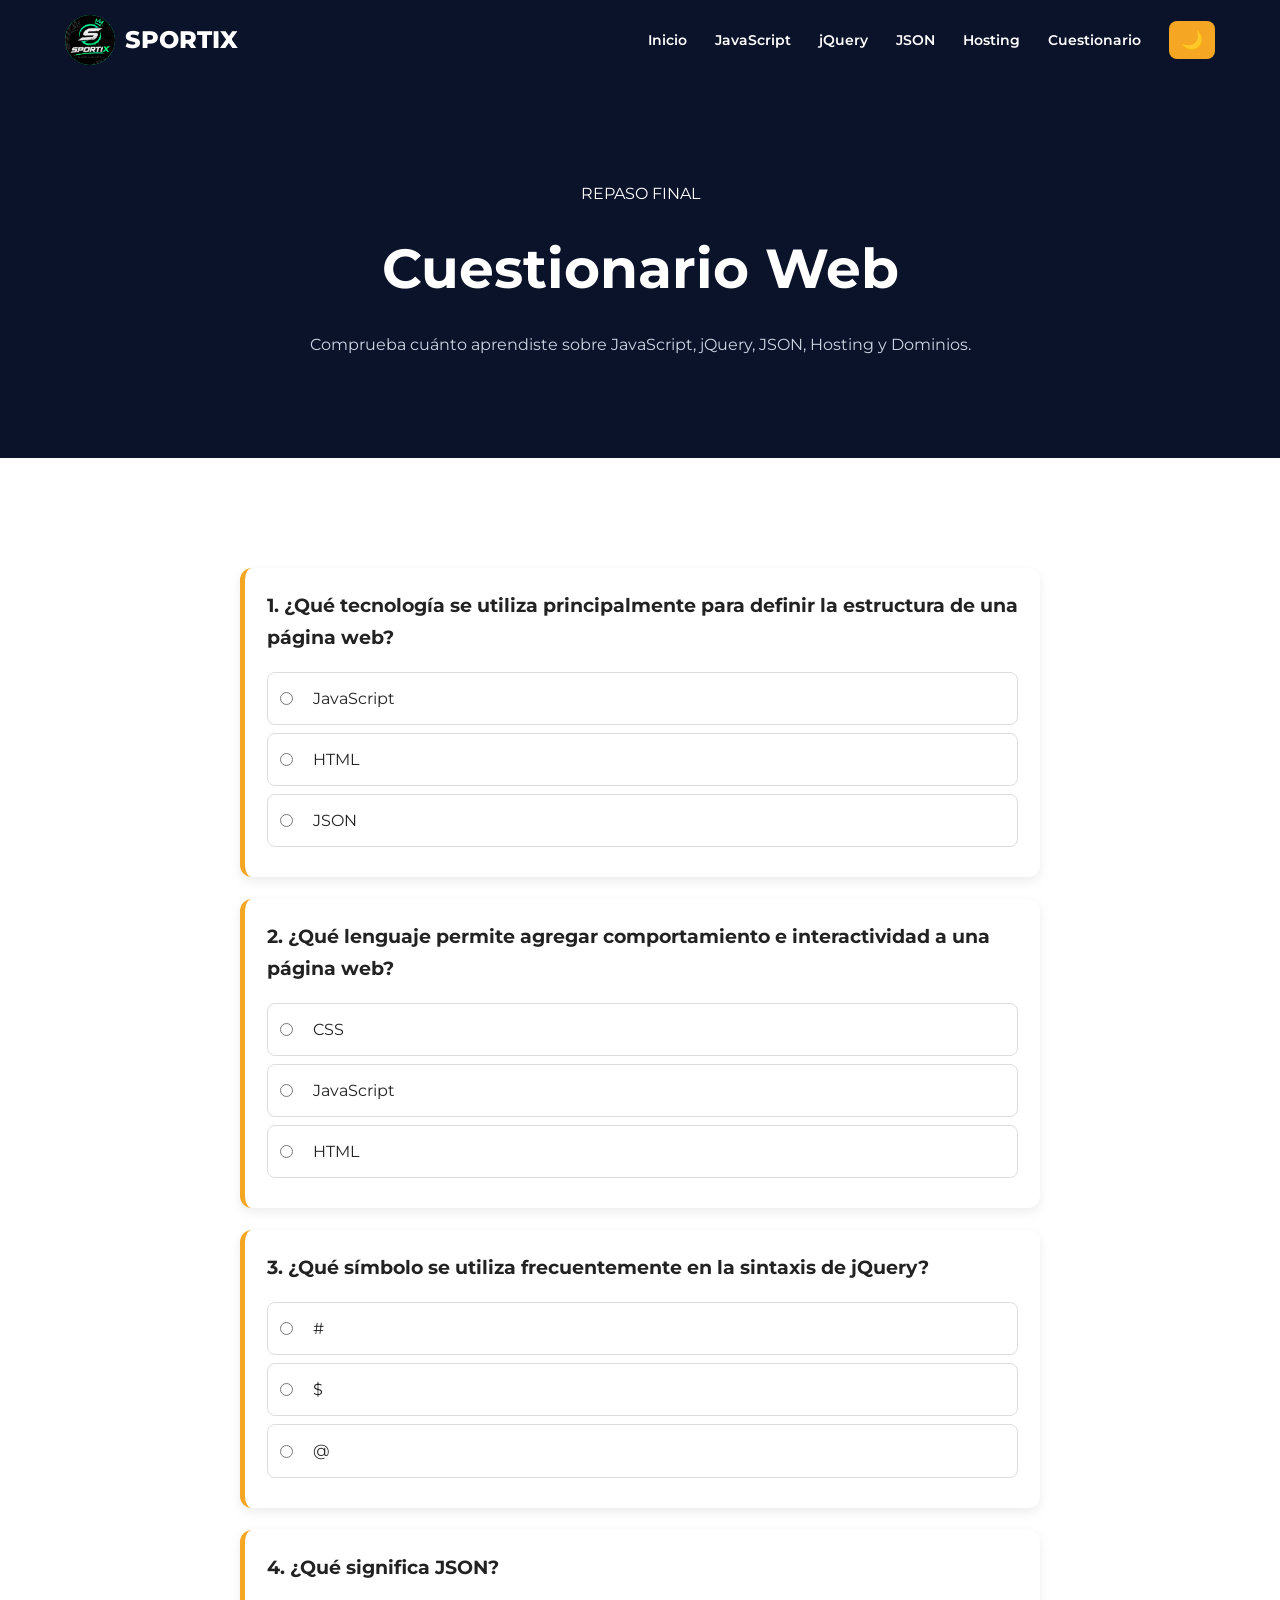
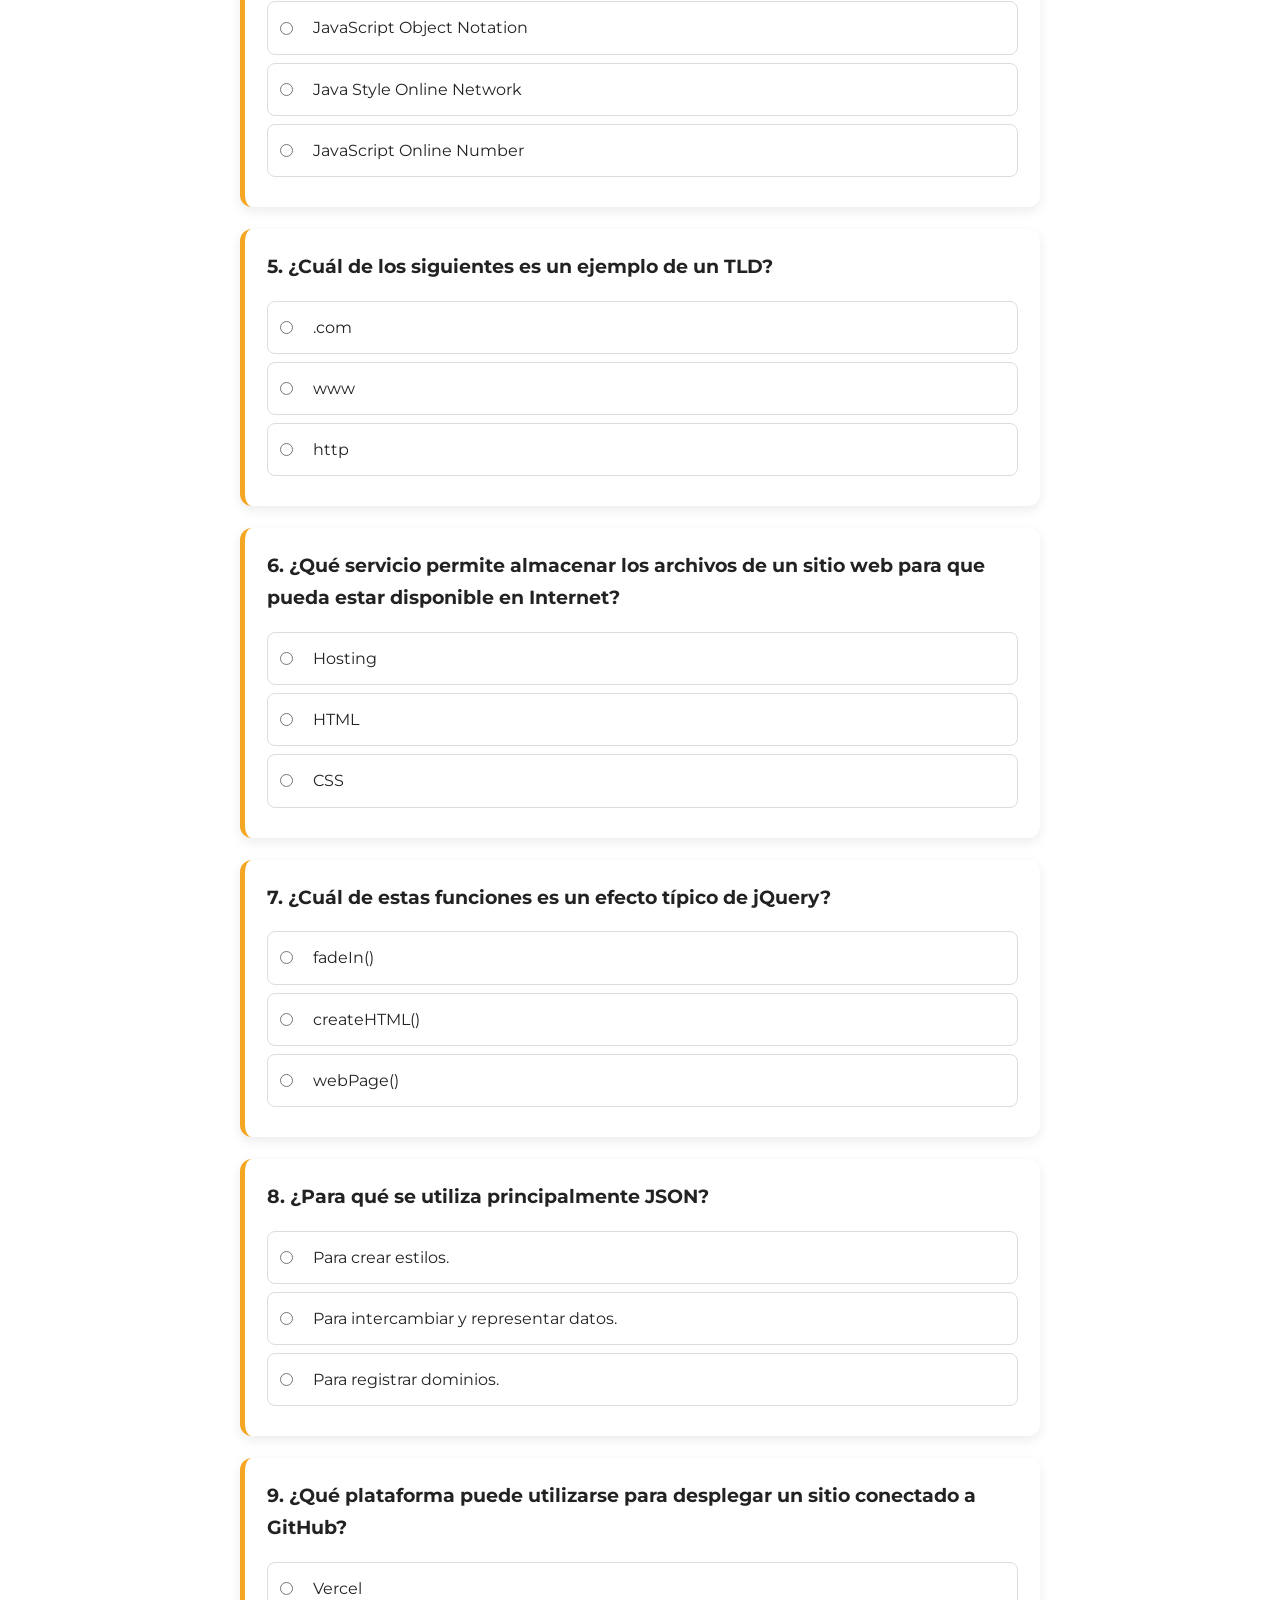
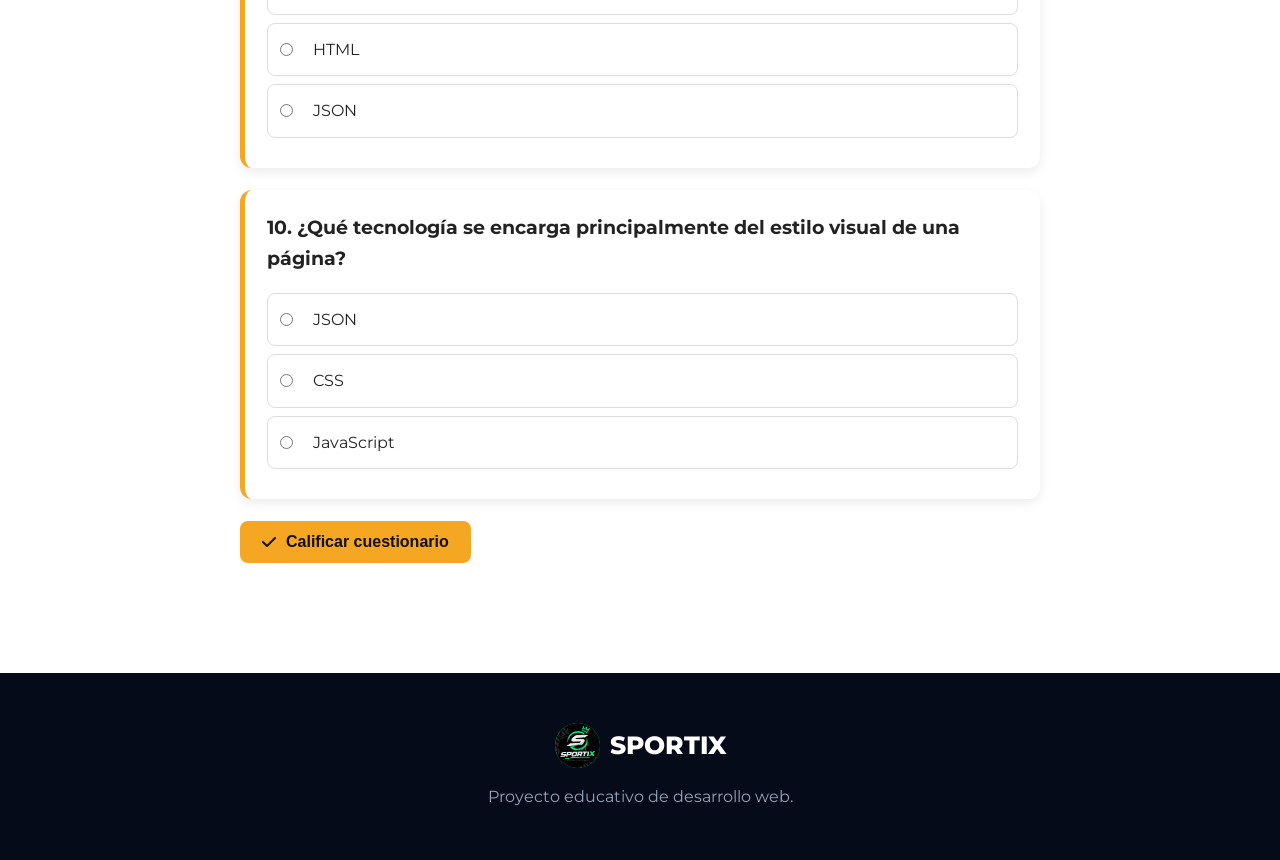
<file: cuestionario.html>
<!DOCTYPE html>
<html lang="es">

<head>

    <meta charset="UTF-8">
    <meta name="viewport" content="width=device-width, initial-scale=1.0">

    <title>Cuestionario Web | SPORTIX</title>

    <link rel="stylesheet" href="style.css">

    <link rel="stylesheet"
          href="https://cdnjs.cloudflare.com/ajax/libs/font-awesome/6.5.2/css/all.min.css">

    <style>
        /* LOGO */
        .logo-icon {
            width: 45px;
            height: 45px;
            object-fit: contain;
            border-radius: 50%;
            display: inline-block;
            vertical-align: middle;
        }

        .logo,
        .footer-logo {
            display: flex;
            align-items: center;
            gap: 10px;
        }

        /* BOTÓN DE MODO OSCURO */
        .theme-toggle {
            cursor: pointer;
            border: none;
            border-radius: 8px;
            padding: 8px 12px;
            font-size: 18px;
            background: #f5a623;
            color: #111;
        }

        /* CUESTIONARIO */
        .quiz-container {
            width: min(900px, 92%);
            margin: 40px auto;
        }

        .question {
            background: #fff;
            color: #222;
            padding: 22px;
            margin-bottom: 22px;
            border-radius: 12px;
            border-left: 5px solid #f5a623;
            box-shadow: 0 4px 12px rgba(0, 0, 0, 0.08);
        }

        .question h3 {
            margin-top: 0;
            margin-bottom: 18px;
        }

        .option {
            display: flex;
            align-items: center;
            gap: 10px;
            padding: 12px;
            margin: 8px 0;
            border: 1px solid #ddd;
            border-radius: 8px;
            cursor: pointer;
            transition: background 0.2s, border-color 0.2s;
        }

        .option:hover {
            background: #fff3dc;
            border-color: #f5a623;
        }

        .option input {
            accent-color: #f5a623;
        }

        .btn-primary {
            cursor: pointer;
            padding: 12px 22px;
            border: none;
            border-radius: 8px;
            background: #f5a623;
            color: #111;
            font-weight: bold;
            font-size: 16px;
            transition: transform 0.2s, background 0.2s;
        }

        .btn-primary:hover {
            background: #e69712;
            transform: translateY(-2px);
        }

        #resultado {
            display: none;
            background: #fff;
            color: #222;
            padding: 25px;
            margin: 30px 0;
            border-radius: 12px;
            border-top: 5px solid #f5a623;
            text-align: center;
        }

        /* MODO OSCURO */
        body.dark-mode {
            background-color: #121212;
            color: #f1f1f1;
        }

        body.dark-mode .navbar,
        body.dark-mode footer {
            background-color: #111;
            color: #f1f1f1;
        }

        body.dark-mode .page-hero {
            color: #f1f1f1;
        }

        body.dark-mode .question,
        body.dark-mode #resultado {
            background: #252525;
            color: #f1f1f1;
            box-shadow: 0 4px 12px rgba(0, 0, 0, 0.25);
        }

        body.dark-mode .option {
            background: #303030;
            color: #f1f1f1;
            border-color: #555;
        }

        body.dark-mode .option:hover {
            background: #3b3325;
            border-color: #f5a623;
        }

        body.dark-mode a {
            color: #f5a623;
        }

        @media (max-width: 700px) {
            .logo-icon {
                width: 38px;
                height: 38px;
            }

            .question {
                padding: 16px;
            }

            .question h3 {
                font-size: 17px;
            }

            .option {
                font-size: 14px;
            }

            .btn-primary {
                width: 100%;
            }
        }
    </style>

</head>

<body>

    <!-- MENÚ DE NAVEGACIÓN -->
    <header>

        <nav class="navbar">

            <a href="index.html" class="logo">

                <img
                    src="imagenes/Emblema Sportix urbano con graffiti verde neon.png"
                    alt="Logo SPORTIX"
                    class="logo-icon">

                SPORTIX

            </a>

            <ul class="nav-links">

                <li><a href="index.html">Inicio</a></li>
                <li><a href="javascript.html">JavaScript</a></li>
                <li><a href="jquery.html">jQuery</a></li>
                <li><a href="json.html">JSON</a></li>
                <li><a href="hosting.html">Hosting</a></li>
                <li><a href="cuestionario.html">Cuestionario</a></li>

                <li>
                    <button
                        id="themeToggle"
                        class="theme-toggle"
                        type="button"
                        onclick="cambiarTema()"
                        aria-label="Cambiar tema"
                        title="Cambiar entre modo claro y oscuro">
                        🌙
                    </button>
                </li>

            </ul>

        </nav>

    </header>


    <!-- PRESENTACIÓN -->
    <section class="page-hero">

        <span>REPASO FINAL</span>

        <h1>Cuestionario Web</h1>

        <p>
            Comprueba cuánto aprendiste sobre JavaScript,
            jQuery, JSON, Hosting y Dominios.
        </p>

    </section>


    <!-- CUESTIONARIO -->
    <main class="quiz-container">

        <form id="quizForm">

            <div class="question">

                <h3>
                    1. ¿Qué tecnología se utiliza principalmente
                    para definir la estructura de una página web?
                </h3>

                <label class="option">
                    <input type="radio" name="q1" value="a">
                    JavaScript
                </label>

                <label class="option">
                    <input type="radio" name="q1" value="b">
                    HTML
                </label>

                <label class="option">
                    <input type="radio" name="q1" value="c">
                    JSON
                </label>

            </div>


            <div class="question">

                <h3>
                    2. ¿Qué lenguaje permite agregar comportamiento
                    e interactividad a una página web?
                </h3>

                <label class="option">
                    <input type="radio" name="q2" value="a">
                    CSS
                </label>

                <label class="option">
                    <input type="radio" name="q2" value="b">
                    JavaScript
                </label>

                <label class="option">
                    <input type="radio" name="q2" value="c">
                    HTML
                </label>

            </div>


            <div class="question">

                <h3>
                    3. ¿Qué símbolo se utiliza frecuentemente
                    en la sintaxis de jQuery?
                </h3>

                <label class="option">
                    <input type="radio" name="q3" value="a">
                    #
                </label>

                <label class="option">
                    <input type="radio" name="q3" value="b">
                    $
                </label>

                <label class="option">
                    <input type="radio" name="q3" value="c">
                    @
                </label>

            </div>


            <div class="question">

                <h3>4. ¿Qué significa JSON?</h3>

                <label class="option">
                    <input type="radio" name="q4" value="a">
                    JavaScript Object Notation
                </label>

                <label class="option">
                    <input type="radio" name="q4" value="b">
                    Java Style Online Network
                </label>

                <label class="option">
                    <input type="radio" name="q4" value="c">
                    JavaScript Online Number
                </label>

            </div>


            <div class="question">

                <h3>
                    5. ¿Cuál de los siguientes es un ejemplo de un TLD?
                </h3>

                <label class="option">
                    <input type="radio" name="q5" value="a">
                    .com
                </label>

                <label class="option">
                    <input type="radio" name="q5" value="b">
                    www
                </label>

                <label class="option">
                    <input type="radio" name="q5" value="c">
                    http
                </label>

            </div>


            <div class="question">

                <h3>
                    6. ¿Qué servicio permite almacenar los archivos
                    de un sitio web para que pueda estar disponible en Internet?
                </h3>

                <label class="option">
                    <input type="radio" name="q6" value="a">
                    Hosting
                </label>

                <label class="option">
                    <input type="radio" name="q6" value="b">
                    HTML
                </label>

                <label class="option">
                    <input type="radio" name="q6" value="c">
                    CSS
                </label>

            </div>


            <div class="question">

                <h3>
                    7. ¿Cuál de estas funciones es un efecto típico de jQuery?
                </h3>

                <label class="option">
                    <input type="radio" name="q7" value="a">
                    fadeIn()
                </label>

                <label class="option">
                    <input type="radio" name="q7" value="b">
                    createHTML()
                </label>

                <label class="option">
                    <input type="radio" name="q7" value="c">
                    webPage()
                </label>

            </div>


            <div class="question">

                <h3>8. ¿Para qué se utiliza principalmente JSON?</h3>

                <label class="option">
                    <input type="radio" name="q8" value="a">
                    Para crear estilos.
                </label>

                <label class="option">
                    <input type="radio" name="q8" value="b">
                    Para intercambiar y representar datos.
                </label>

                <label class="option">
                    <input type="radio" name="q8" value="c">
                    Para registrar dominios.
                </label>

            </div>


            <div class="question">

                <h3>
                    9. ¿Qué plataforma puede utilizarse para desplegar
                    un sitio conectado a GitHub?
                </h3>

                <label class="option">
                    <input type="radio" name="q9" value="a">
                    Vercel
                </label>

                <label class="option">
                    <input type="radio" name="q9" value="b">
                    HTML
                </label>

                <label class="option">
                    <input type="radio" name="q9" value="c">
                    JSON
                </label>

            </div>


            <div class="question">

                <h3>
                    10. ¿Qué tecnología se encarga principalmente
                    del estilo visual de una página?
                </h3>

                <label class="option">
                    <input type="radio" name="q10" value="a">
                    JSON
                </label>

                <label class="option">
                    <input type="radio" name="q10" value="b">
                    CSS
                </label>

                <label class="option">
                    <input type="radio" name="q10" value="c">
                    JavaScript
                </label>

            </div>


            <button type="submit" class="btn btn-primary">
                <i class="fa-solid fa-check"></i>
                Calificar cuestionario
            </button>

        </form>


        <!-- RESULTADO -->
        <div id="resultado" aria-live="polite">

            <h2 id="score"></h2>

            <p id="mensaje"></p>

            <button
                type="button"
                class="btn btn-primary"
                onclick="location.reload()">
                Intentar nuevamente
            </button>

        </div>

    </main>


    <!-- PIE DE PÁGINA -->
    <footer>

        <div class="footer-logo">

            <img
                src="imagenes/Emblema Sportix urbano con graffiti verde neon.png"
                alt="Logo SPORTIX"
                class="logo-icon">

            SPORTIX

        </div>

        <p>
            Proyecto educativo de desarrollo web.
        </p>

    </footer>


    <!-- MODO OSCURO -->
    <script>
        function cambiarTema() {

            document.body.classList.toggle("dark-mode");

            const boton = document.getElementById("themeToggle");

            if (document.body.classList.contains("dark-mode")) {
                boton.textContent = "☀️";
            } else {
                boton.textContent = "🌙";
            }

        }
    </script>

    <!-- LÓGICA DE CALIFICACIÓN -->
    <script src="quiz.js"></script>

</body>

</html>
</file>
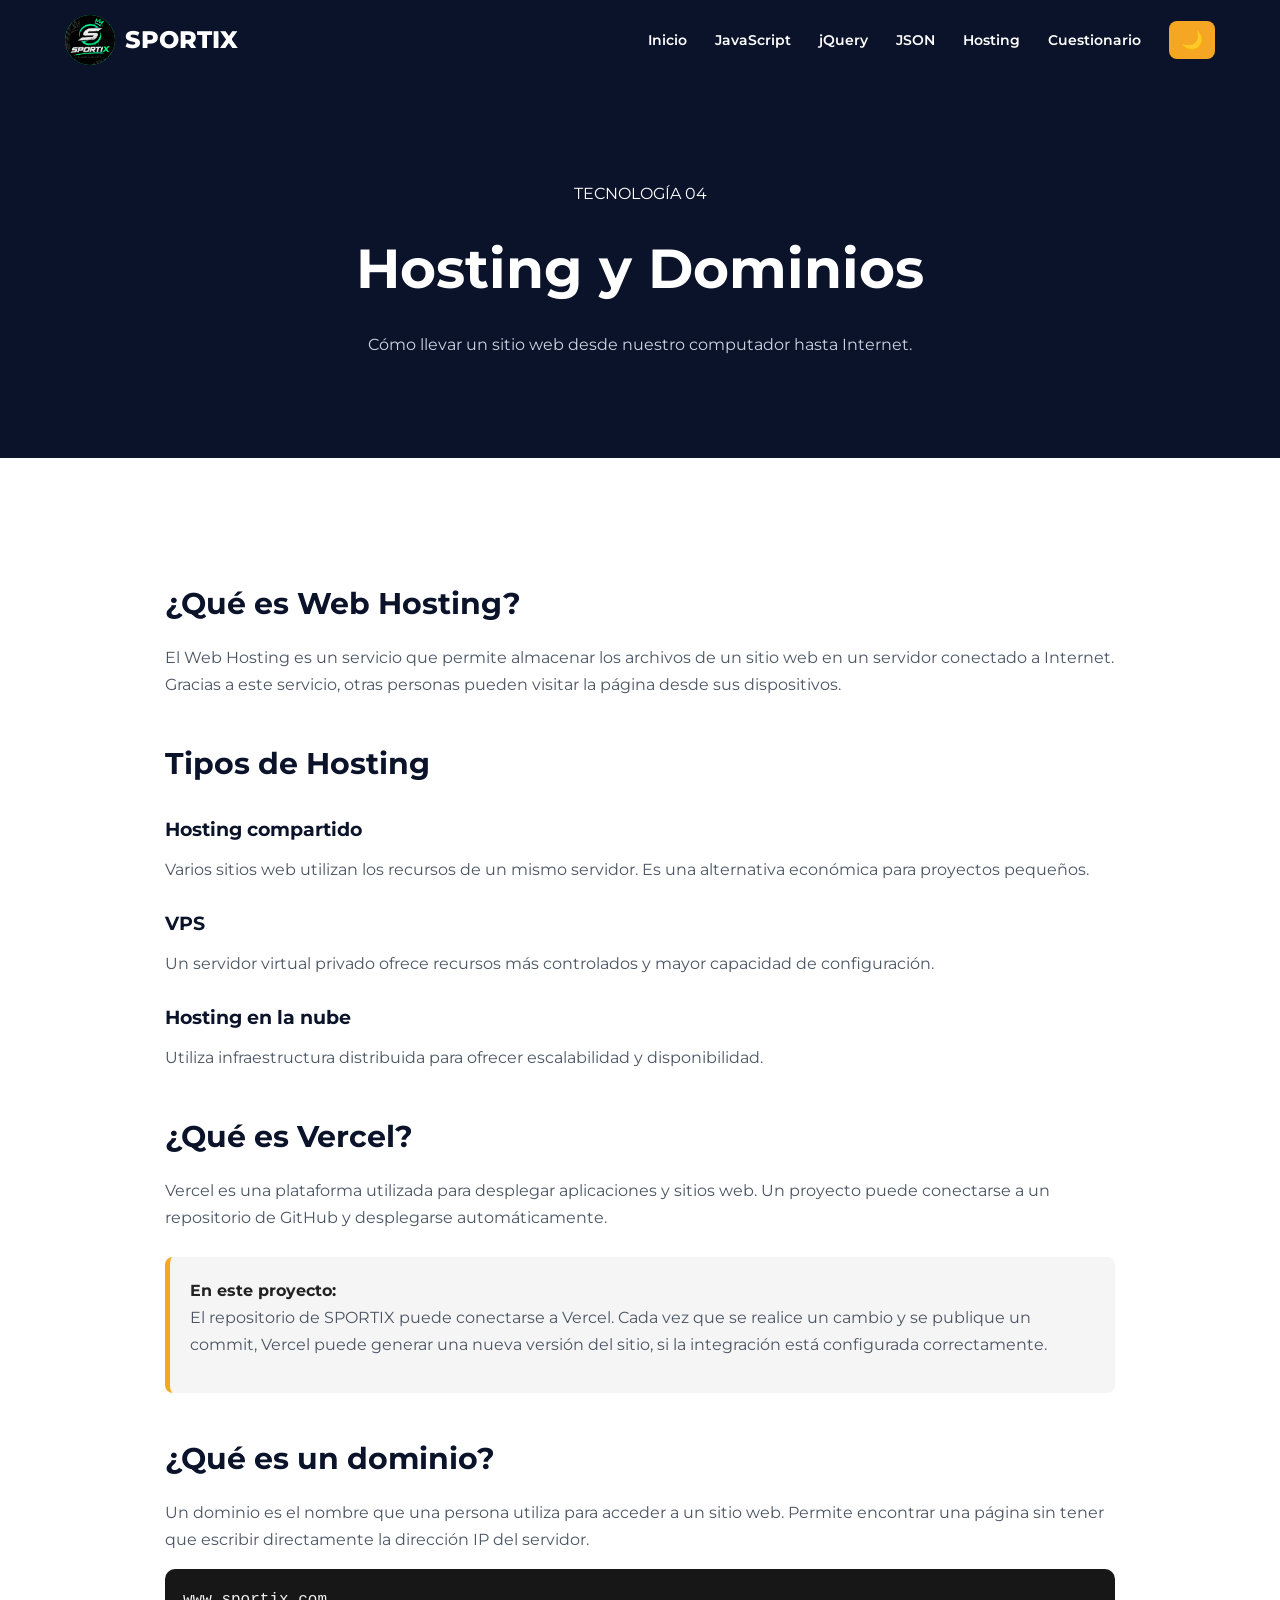
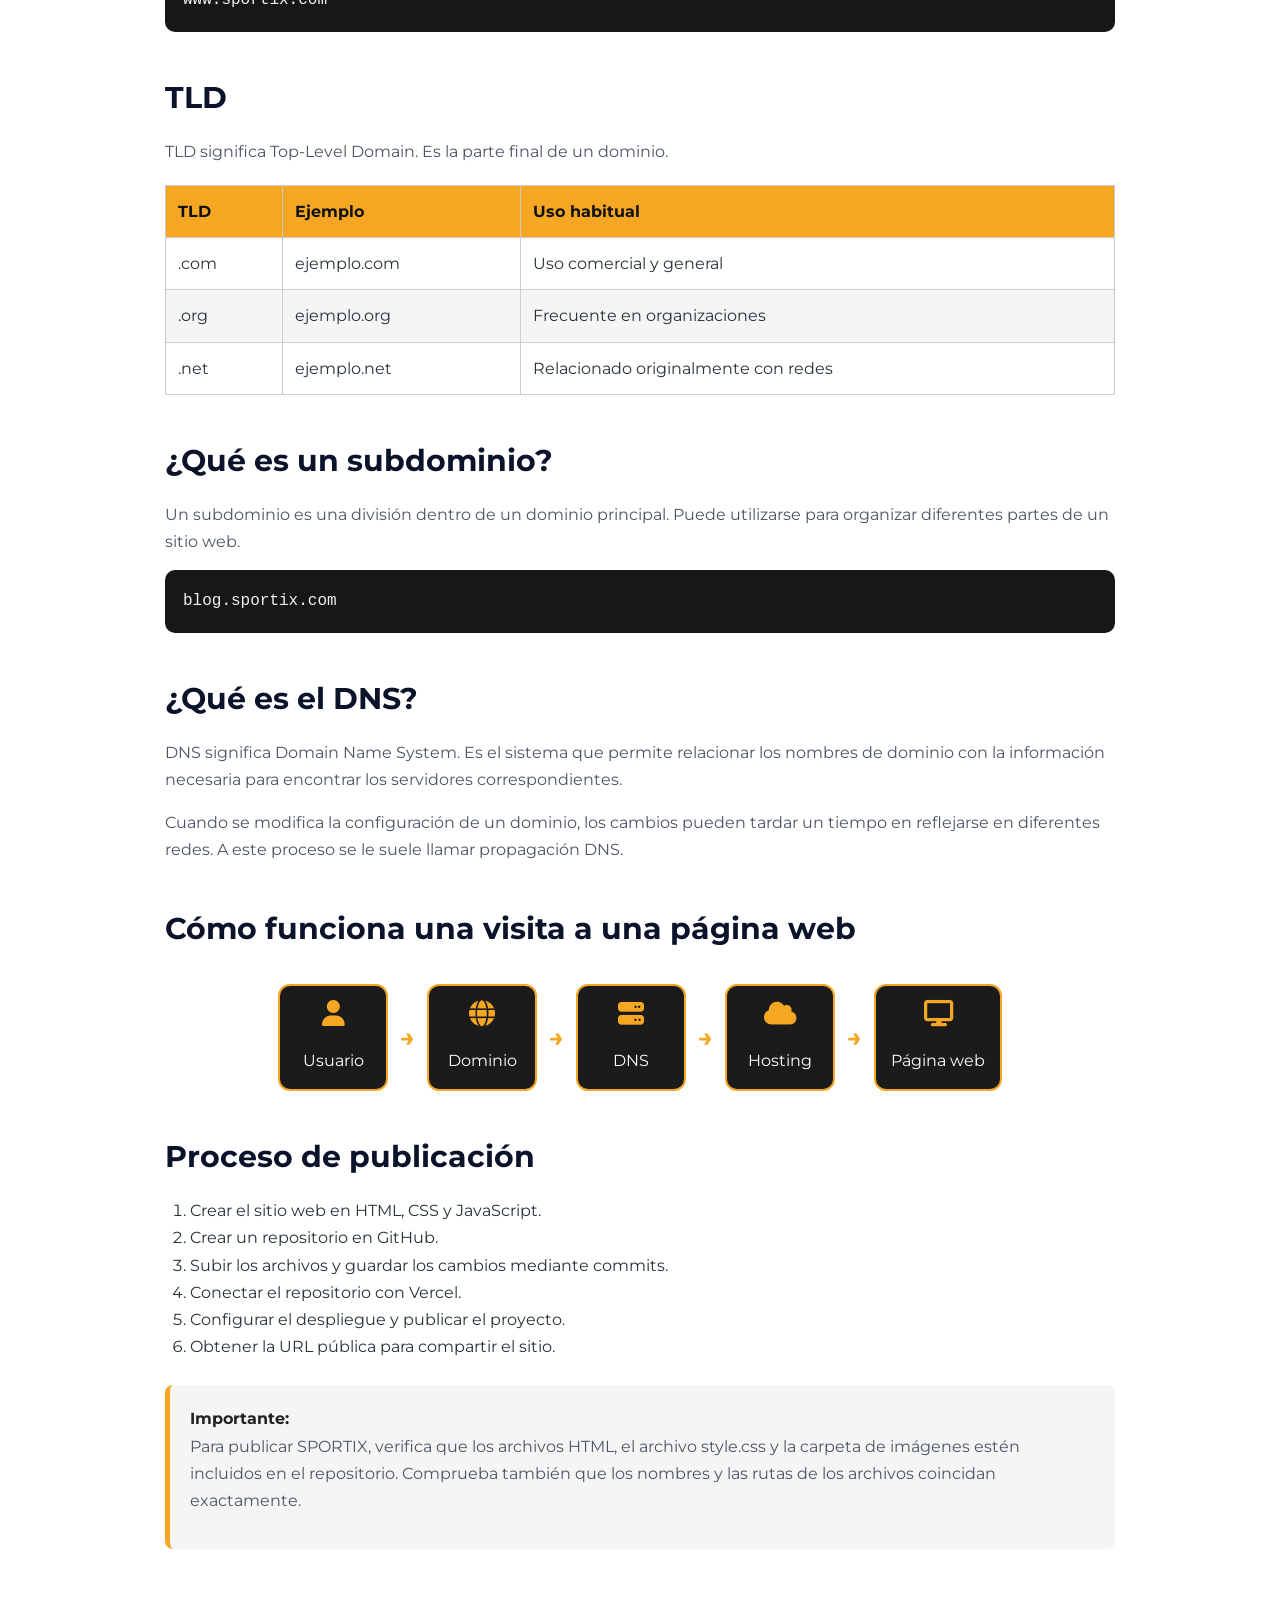
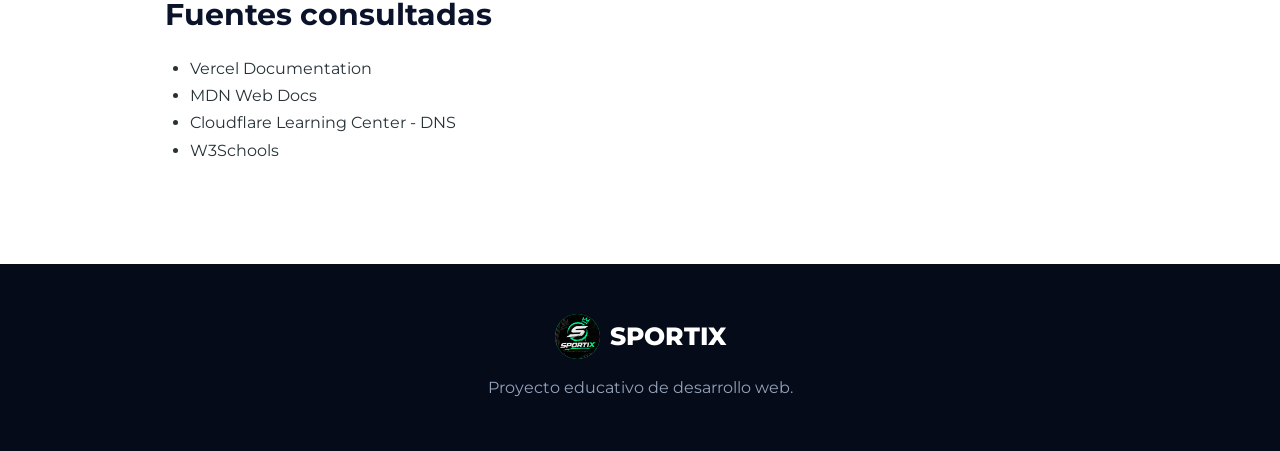
<file: hosting.html>
<!DOCTYPE html>
<html lang="es">

<head>

    <meta charset="UTF-8">
    <meta name="viewport" content="width=device-width, initial-scale=1.0">

    <title>Hosting y Dominios | SPORTIX</title>

    <link rel="stylesheet" href="style.css">

    <!-- Font Awesome para los iconos -->
    <link rel="stylesheet"
          href="https://cdnjs.cloudflare.com/ajax/libs/font-awesome/6.5.2/css/all.min.css">

    <style>
        /* LOGO */
        .logo-icon {
            width: 45px;
            height: 45px;
            object-fit: contain;
            border-radius: 50%;
            display: inline-block;
            vertical-align: middle;
        }

        .logo,
        .footer-logo {
            display: flex;
            align-items: center;
            gap: 10px;
        }

        /* BOTÓN DE MODO OSCURO */
        .theme-toggle {
            cursor: pointer;
            border: none;
            border-radius: 8px;
            padding: 8px 12px;
            font-size: 18px;
            background: #f5a623;
            color: #111;
        }

        /* TABLAS */
        .compare-table {
            width: 100%;
            border-collapse: collapse;
            margin: 20px 0;
        }

        .compare-table th,
        .compare-table td {
            border: 1px solid #ccc;
            padding: 12px;
            text-align: left;
        }

        .compare-table th {
            background: #f5a623;
            color: #111;
        }

        /* CÓDIGO */
        .code-box {
            background: #171717;
            color: #f1f1f1;
            padding: 18px;
            border-radius: 10px;
            overflow-x: auto;
            margin: 15px 0 25px;
        }

        .code-box pre {
            margin: 0;
            white-space: pre-wrap;
            overflow-wrap: anywhere;
        }

        /* TARJETAS INFORMATIVAS */
        .info-card {
            padding: 20px;
            margin: 25px 0;
            border-left: 5px solid #f5a623;
            border-radius: 8px;
            background: #f5f5f5;
            color: #222;
        }

        /* FLUJO DE FUNCIONAMIENTO */
        .flow {
            display: flex;
            flex-wrap: wrap;
            align-items: center;
            justify-content: center;
            gap: 12px;
            margin: 30px 0;
        }

        .flow-box {
            display: flex;
            flex-direction: column;
            align-items: center;
            justify-content: center;
            gap: 10px;
            min-width: 110px;
            min-height: 100px;
            padding: 15px;
            background: #1b1b1b;
            color: #fff;
            border: 2px solid #f5a623;
            border-radius: 12px;
            text-align: center;
        }

        .flow-box i {
            color: #f5a623;
            font-size: 26px;
        }

        .flow-arrow {
            font-size: 25px;
            font-weight: bold;
            color: #f5a623;
        }

        /* MODO OSCURO */
        body.dark-mode {
            background-color: #121212;
            color: #f1f1f1;
        }

        body.dark-mode .content,
        body.dark-mode .page-hero {
            color: #f1f1f1;
        }

        body.dark-mode .navbar,
        body.dark-mode footer {
            background-color: #111;
            color: #f1f1f1;
        }

        body.dark-mode .info-card {
            background: #252525;
            color: #f1f1f1;
        }

        body.dark-mode .compare-table td {
            background: #222;
            color: #f1f1f1;
            border-color: #555;
        }

        body.dark-mode .compare-table th {
            background: #f5a623;
            color: #111;
        }

        body.dark-mode a {
            color: #f5a623;
        }

        @media (max-width: 700px) {
            .logo-icon {
                width: 38px;
                height: 38px;
            }

            .flow {
                gap: 8px;
            }

            .flow-box {
                min-width: 90px;
                min-height: 85px;
                font-size: 13px;
            }

            .flow-arrow {
                font-size: 18px;
            }

            .compare-table th,
            .compare-table td {
                padding: 8px;
                font-size: 14px;
            }
        }
    </style>

</head>

<body>

    <!-- MENÚ DE NAVEGACIÓN -->
    <header>

        <nav class="navbar">

            <a href="index.html" class="logo">

                <img
                    src="imagenes/Emblema Sportix urbano con graffiti verde neon.png"
                    alt="Logo SPORTIX"
                    class="logo-icon">

                SPORTIX

            </a>

            <ul class="nav-links">

                <li><a href="index.html">Inicio</a></li>
                <li><a href="javascript.html">JavaScript</a></li>
                <li><a href="jquery.html">jQuery</a></li>
                <li><a href="json.html">JSON</a></li>
                <li><a href="hosting.html">Hosting</a></li>
                <li><a href="cuestionario.html">Cuestionario</a></li>

                <li>
                    <button
                        id="themeToggle"
                        class="theme-toggle"
                        type="button"
                        onclick="cambiarTema()"
                        aria-label="Cambiar tema"
                        title="Cambiar entre modo claro y oscuro">
                        🌙
                    </button>
                </li>

            </ul>

        </nav>

    </header>


    <!-- PRESENTACIÓN -->
    <section class="page-hero">

        <span>TECNOLOGÍA 04</span>

        <h1>Hosting y Dominios</h1>

        <p>
            Cómo llevar un sitio web desde nuestro computador hasta Internet.
        </p>

    </section>


    <!-- CONTENIDO PRINCIPAL -->
    <main class="content">

        <h2>¿Qué es Web Hosting?</h2>

        <p>
            El Web Hosting es un servicio que permite almacenar los archivos
            de un sitio web en un servidor conectado a Internet. Gracias a
            este servicio, otras personas pueden visitar la página desde
            sus dispositivos.
        </p>


        <h2>Tipos de Hosting</h2>

        <h3>Hosting compartido</h3>

        <p>
            Varios sitios web utilizan los recursos de un mismo servidor.
            Es una alternativa económica para proyectos pequeños.
        </p>

        <h3>VPS</h3>

        <p>
            Un servidor virtual privado ofrece recursos más controlados
            y mayor capacidad de configuración.
        </p>

        <h3>Hosting en la nube</h3>

        <p>
            Utiliza infraestructura distribuida para ofrecer escalabilidad
            y disponibilidad.
        </p>


        <h2>¿Qué es Vercel?</h2>

        <p>
            Vercel es una plataforma utilizada para desplegar aplicaciones
            y sitios web. Un proyecto puede conectarse a un repositorio
            de GitHub y desplegarse automáticamente.
        </p>

        <div class="info-card">

            <strong>En este proyecto:</strong>

            <p>
                El repositorio de SPORTIX puede conectarse a Vercel.
                Cada vez que se realice un cambio y se publique un commit,
                Vercel puede generar una nueva versión del sitio, si la
                integración está configurada correctamente.
            </p>

        </div>


        <h2>¿Qué es un dominio?</h2>

        <p>
            Un dominio es el nombre que una persona utiliza para acceder
            a un sitio web. Permite encontrar una página sin tener que
            escribir directamente la dirección IP del servidor.
        </p>

        <div class="code-box">
            <pre><code>www.sportix.com</code></pre>
        </div>


        <h2>TLD</h2>

        <p>
            TLD significa Top-Level Domain. Es la parte final de un dominio.
        </p>

        <table class="compare-table">

            <thead>
                <tr>
                    <th>TLD</th>
                    <th>Ejemplo</th>
                    <th>Uso habitual</th>
                </tr>
            </thead>

            <tbody>
                <tr>
                    <td>.com</td>
                    <td>ejemplo.com</td>
                    <td>Uso comercial y general</td>
                </tr>

                <tr>
                    <td>.org</td>
                    <td>ejemplo.org</td>
                    <td>Frecuente en organizaciones</td>
                </tr>

                <tr>
                    <td>.net</td>
                    <td>ejemplo.net</td>
                    <td>Relacionado originalmente con redes</td>
                </tr>
            </tbody>

        </table>


        <h2>¿Qué es un subdominio?</h2>

        <p>
            Un subdominio es una división dentro de un dominio principal.
            Puede utilizarse para organizar diferentes partes de un sitio web.
        </p>

        <div class="code-box">
            <pre><code>blog.sportix.com</code></pre>
        </div>


        <h2>¿Qué es el DNS?</h2>

        <p>
            DNS significa Domain Name System. Es el sistema que permite
            relacionar los nombres de dominio con la información necesaria
            para encontrar los servidores correspondientes.
        </p>

        <p>
            Cuando se modifica la configuración de un dominio, los cambios
            pueden tardar un tiempo en reflejarse en diferentes redes.
            A este proceso se le suele llamar propagación DNS.
        </p>


        <h2>Cómo funciona una visita a una página web</h2>

        <div class="flow">

            <div class="flow-box">
                <i class="fa-solid fa-user"></i>
                <span>Usuario</span>
            </div>

            <div class="flow-arrow">→</div>

            <div class="flow-box">
                <i class="fa-solid fa-globe"></i>
                <span>Dominio</span>
            </div>

            <div class="flow-arrow">→</div>

            <div class="flow-box">
                <i class="fa-solid fa-server"></i>
                <span>DNS</span>
            </div>

            <div class="flow-arrow">→</div>

            <div class="flow-box">
                <i class="fa-solid fa-cloud"></i>
                <span>Hosting</span>
            </div>

            <div class="flow-arrow">→</div>

            <div class="flow-box">
                <i class="fa-solid fa-display"></i>
                <span>Página web</span>
            </div>

        </div>


        <h2>Proceso de publicación</h2>

        <ol>
            <li>Crear el sitio web en HTML, CSS y JavaScript.</li>
            <li>Crear un repositorio en GitHub.</li>
            <li>Subir los archivos y guardar los cambios mediante commits.</li>
            <li>Conectar el repositorio con Vercel.</li>
            <li>Configurar el despliegue y publicar el proyecto.</li>
            <li>Obtener la URL pública para compartir el sitio.</li>
        </ol>


        <div class="info-card">

            <strong>Importante:</strong>

            <p>
                Para publicar SPORTIX, verifica que los archivos HTML,
                el archivo style.css y la carpeta de imágenes estén incluidos
                en el repositorio. Comprueba también que los nombres y las
                rutas de los archivos coincidan exactamente.
            </p>

        </div>


        <h2>Fuentes consultadas</h2>

        <ul>

            <li>
                <a href="https://vercel.com/docs"
                   target="_blank"
                   rel="noopener noreferrer">
                    Vercel Documentation
                </a>
            </li>

            <li>
                <a href="https://developer.mozilla.org/es/"
                   target="_blank"
                   rel="noopener noreferrer">
                    MDN Web Docs
                </a>
            </li>

            <li>
                <a href="https://www.cloudflare.com/learning/dns/what-is-dns/"
                   target="_blank"
                   rel="noopener noreferrer">
                    Cloudflare Learning Center - DNS
                </a>
            </li>

            <li>
                <a href="https://www.w3schools.com/"
                   target="_blank"
                   rel="noopener noreferrer">
                    W3Schools
                </a>
            </li>

        </ul>

    </main>


    <!-- PIE DE PÁGINA -->
    <footer>

        <div class="footer-logo">

            <img
                src="imagenes/Emblema Sportix urbano con graffiti verde neon.png"
                alt="Logo SPORTIX"
                class="logo-icon">

            SPORTIX

        </div>

        <p>
            Proyecto educativo de desarrollo web.
        </p>

    </footer>


    <!-- SCRIPT PARA CAMBIAR EL TEMA -->
    <script>

        function cambiarTema() {

            document.body.classList.toggle("dark-mode");

            const boton = document.getElementById("themeToggle");

            if (document.body.classList.contains("dark-mode")) {
                boton.textContent = "☀️";
            } else {
                boton.textContent = "🌙";
            }

        }

    </script>

</body>

</html>
</file>
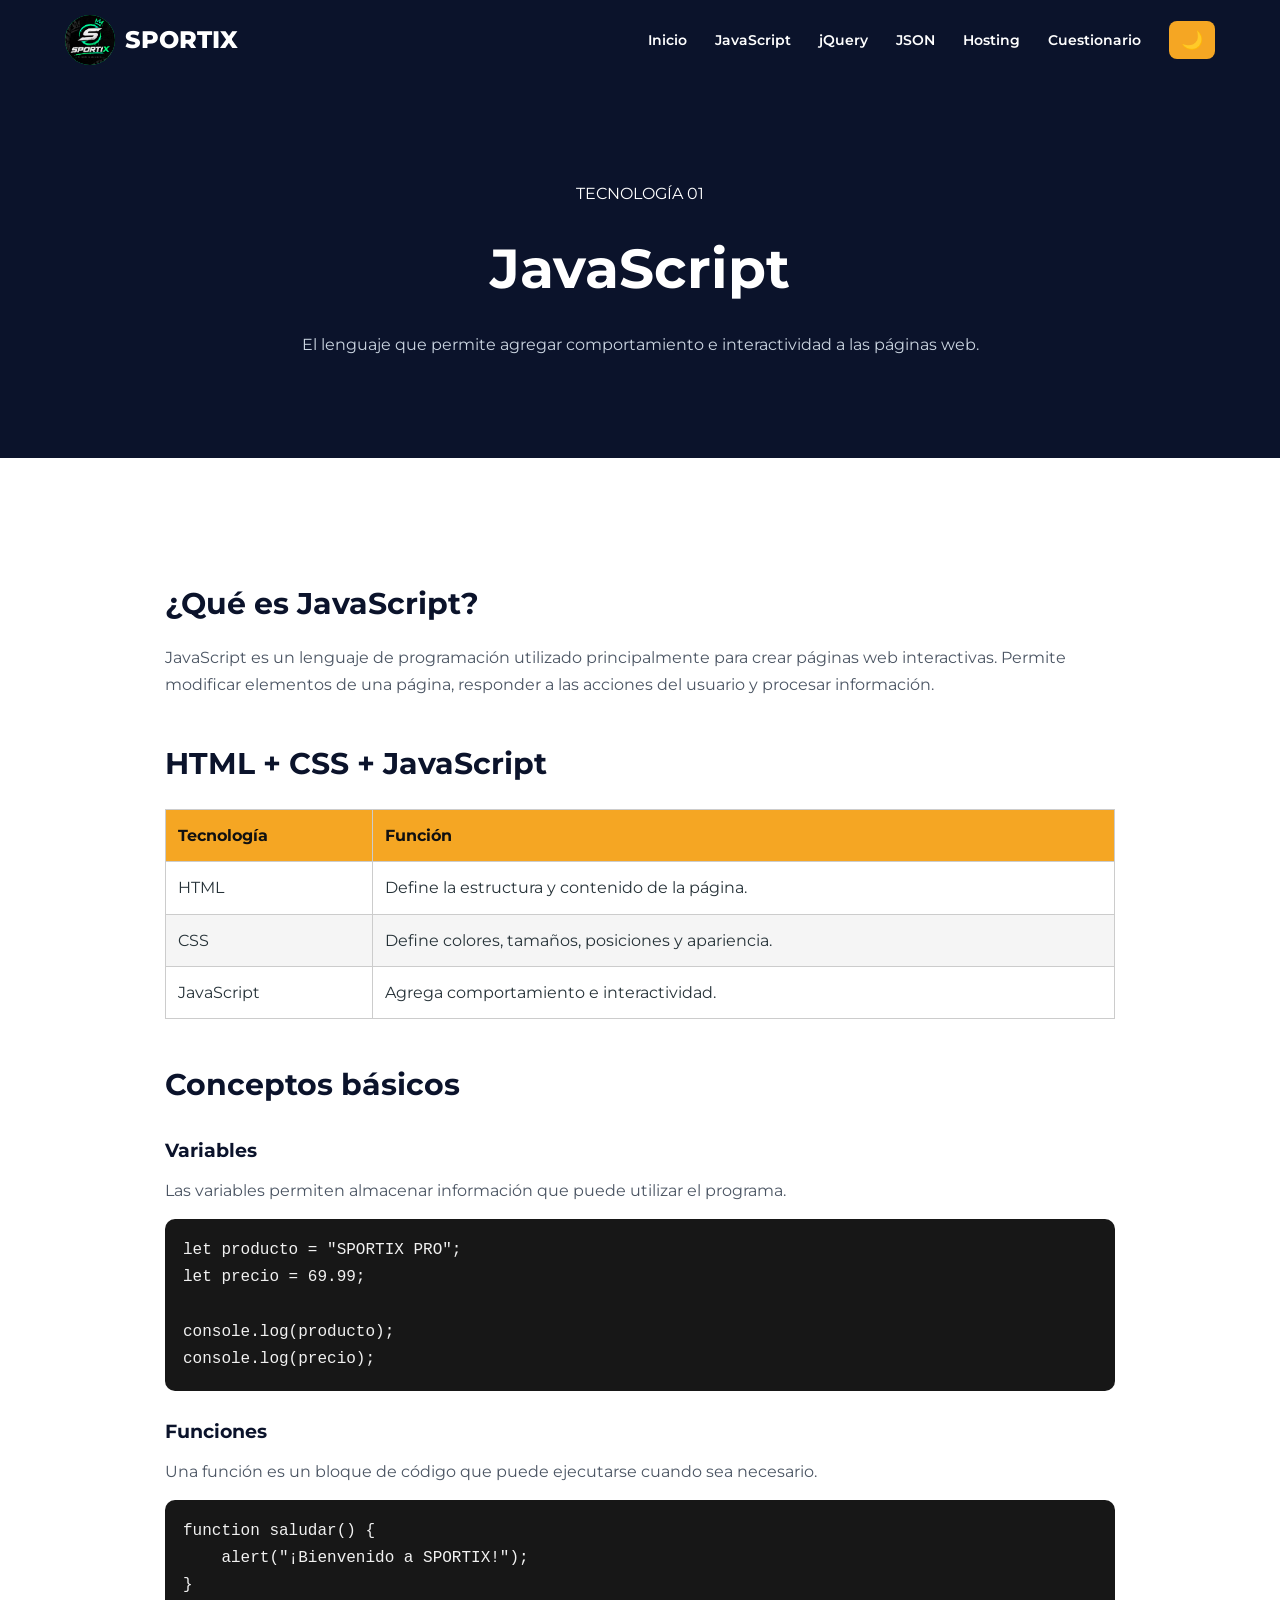
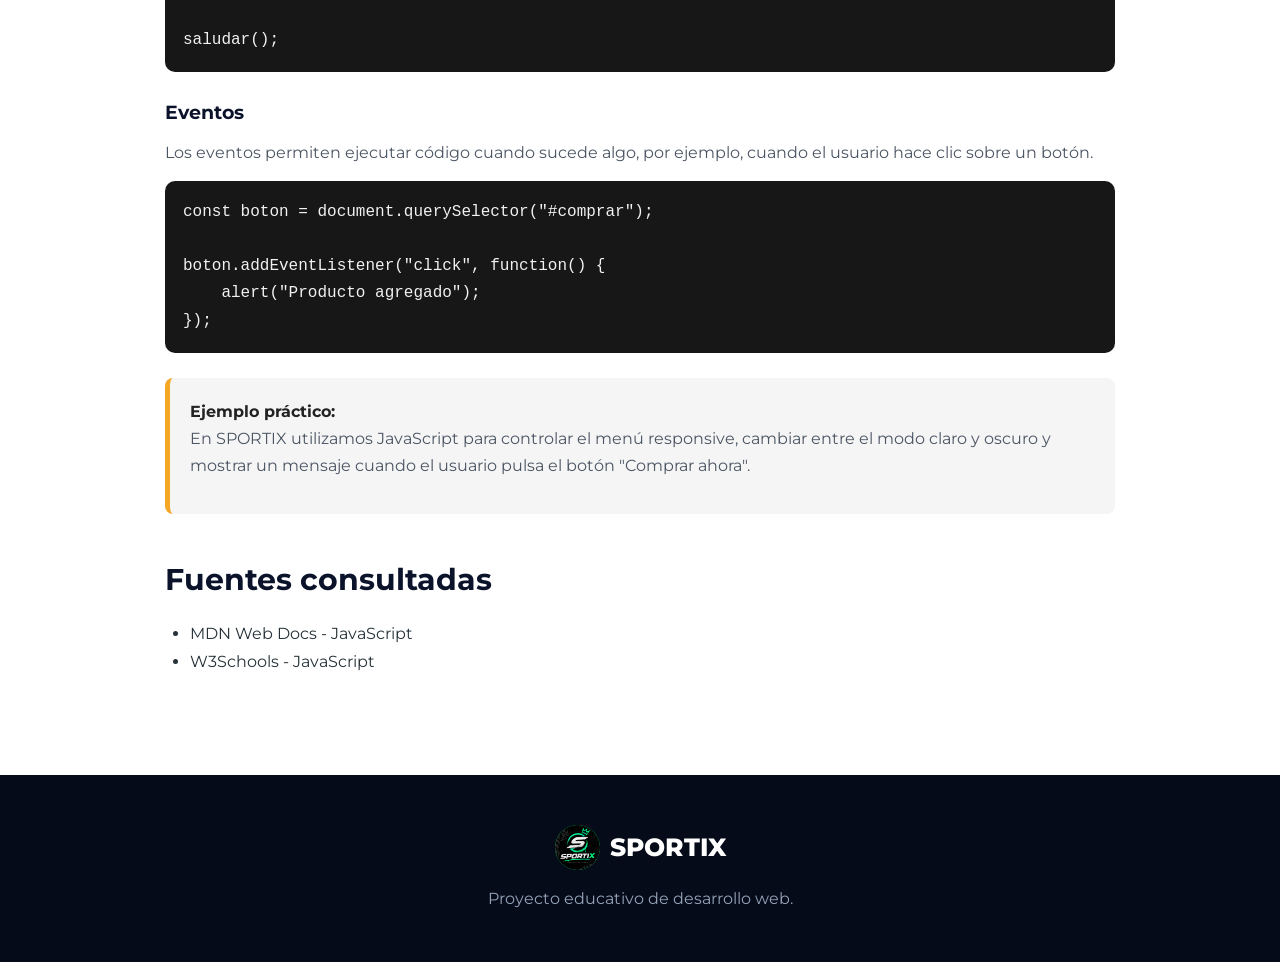
<file: javascript.html>
<!DOCTYPE html>
<html lang="es">

<head>
    <meta charset="UTF-8">
    <meta name="viewport" content="width=device-width, initial-scale=1.0">

    <title>JavaScript | SPORTIX</title>

    <link rel="stylesheet" href="style.css">

    <style>
        /* LOGO */
        .logo-icon {
            width: 45px;
            height: 45px;
            object-fit: contain;
            border-radius: 50%;
            display: inline-block;
            vertical-align: middle;
        }

        .logo,
        .footer-logo {
            display: flex;
            align-items: center;
            gap: 10px;
        }

        /* BOTÓN DE TEMA */
        .theme-toggle {
            cursor: pointer;
            border: none;
            border-radius: 8px;
            padding: 8px 12px;
            font-size: 18px;
            background: #f5a623;
            color: #111;
        }

        .tema-contenedor {
            display: flex;
            align-items: center;
            gap: 10px;
        }

        /* TABLA */
        .compare-table {
            width: 100%;
            border-collapse: collapse;
            margin: 20px 0;
        }

        .compare-table th,
        .compare-table td {
            border: 1px solid #ccc;
            padding: 12px;
            text-align: left;
        }

        .compare-table th {
            background: #f5a623;
            color: #111;
        }

        /* BLOQUES DE CÓDIGO */
        .code-box {
            background: #171717;
            color: #f1f1f1;
            padding: 18px;
            border-radius: 10px;
            overflow-x: auto;
            margin: 15px 0 25px;
        }

        .code-box pre {
            margin: 0;
            white-space: pre-wrap;
            overflow-wrap: anywhere;
        }

        /* TARJETA INFORMATIVA */
        .info-card {
            padding: 20px;
            margin: 25px 0;
            border-left: 5px solid #f5a623;
            border-radius: 8px;
            background: #f5f5f5;
            color: #222;
        }

        /* MODO OSCURO */
        body.dark-mode {
            background-color: #121212;
            color: #f1f1f1;
        }

        body.dark-mode .content,
        body.dark-mode .page-hero {
            color: #f1f1f1;
        }

        body.dark-mode .info-card {
            background: #252525;
            color: #f1f1f1;
        }

        body.dark-mode .compare-table td {
            background: #222;
            color: #f1f1f1;
            border-color: #555;
        }

        body.dark-mode .compare-table th {
            background: #f5a623;
            color: #111;
        }

        body.dark-mode .code-box {
            background: #080808;
        }

        body.dark-mode a {
            color: #f5a623;
        }

        body.dark-mode .navbar {
            background-color: #111;
        }

        body.dark-mode footer {
            background-color: #111;
            color: #f1f1f1;
        }

        @media (max-width: 700px) {
            .logo-icon {
                width: 38px;
                height: 38px;
            }

            .compare-table th,
            .compare-table td {
                padding: 8px;
            }
        }
    </style>
</head>

<body>

    <!-- MENÚ DE NAVEGACIÓN -->
    <header>
        <nav class="navbar">

            <a href="index.html" class="logo">
                <img
                    src="imagenes/Emblema Sportix urbano con graffiti verde neon.png"
                    alt="Logo SPORTIX"
                    class="logo-icon">
                SPORTIX
            </a>

            <ul class="nav-links">
                <li><a href="index.html">Inicio</a></li>
                <li><a href="javascript.html">JavaScript</a></li>
                <li><a href="jquery.html">jQuery</a></li>
                <li><a href="json.html">JSON</a></li>
                <li><a href="hosting.html">Hosting</a></li>
                <li><a href="cuestionario.html">Cuestionario</a></li>

                <li class="tema-contenedor">
                    <button
                        id="themeToggle"
                        class="theme-toggle"
                        type="button"
                        onclick="cambiarTema()"
                        aria-label="Cambiar tema"
                        title="Cambiar entre modo claro y oscuro">
                        🌙
                    </button>
                </li>
            </ul>

        </nav>
    </header>

    <!-- PRESENTACIÓN -->
    <section class="page-hero">

        <span>TECNOLOGÍA 01</span>

        <h1>JavaScript</h1>

        <p>
            El lenguaje que permite agregar comportamiento
            e interactividad a las páginas web.
        </p>

    </section>

    <!-- CONTENIDO PRINCIPAL -->
    <main class="content">

        <h2>¿Qué es JavaScript?</h2>

        <p>
            JavaScript es un lenguaje de programación utilizado
            principalmente para crear páginas web interactivas.
            Permite modificar elementos de una página, responder
            a las acciones del usuario y procesar información.
        </p>

        <h2>HTML + CSS + JavaScript</h2>

        <table class="compare-table">
            <thead>
                <tr>
                    <th>Tecnología</th>
                    <th>Función</th>
                </tr>
            </thead>

            <tbody>
                <tr>
                    <td>HTML</td>
                    <td>Define la estructura y contenido de la página.</td>
                </tr>

                <tr>
                    <td>CSS</td>
                    <td>Define colores, tamaños, posiciones y apariencia.</td>
                </tr>

                <tr>
                    <td>JavaScript</td>
                    <td>Agrega comportamiento e interactividad.</td>
                </tr>
            </tbody>
        </table>

        <h2>Conceptos básicos</h2>

        <h3>Variables</h3>

        <p>
            Las variables permiten almacenar información que puede
            utilizar el programa.
        </p>

        <div class="code-box">
            <pre><code>let producto = "SPORTIX PRO";
let precio = 69.99;

console.log(producto);
console.log(precio);</code></pre>
        </div>

        <h3>Funciones</h3>

        <p>
            Una función es un bloque de código que puede ejecutarse
            cuando sea necesario.
        </p>

        <div class="code-box">
            <pre><code>function saludar() {
    alert("¡Bienvenido a SPORTIX!");
}

saludar();</code></pre>
        </div>

        <h3>Eventos</h3>

        <p>
            Los eventos permiten ejecutar código cuando sucede algo,
            por ejemplo, cuando el usuario hace clic sobre un botón.
        </p>

        <div class="code-box">
            <pre><code>const boton = document.querySelector("#comprar");

boton.addEventListener("click", function() {
    alert("Producto agregado");
});</code></pre>
        </div>

        <div class="info-card">
            <strong>Ejemplo práctico:</strong>

            <p>
                En SPORTIX utilizamos JavaScript para controlar
                el menú responsive, cambiar entre el modo claro y oscuro
                y mostrar un mensaje cuando el usuario pulsa el botón
                "Comprar ahora".
            </p>
        </div>

        <h2>Fuentes consultadas</h2>

        <ul>
            <li>
                <a
                    href="https://developer.mozilla.org/es/docs/Web/JavaScript"
                    target="_blank"
                    rel="noopener noreferrer">
                    MDN Web Docs - JavaScript
                </a>
            </li>

            <li>
                <a
                    href="https://www.w3schools.com/js/"
                    target="_blank"
                    rel="noopener noreferrer">
                    W3Schools - JavaScript
                </a>
            </li>
        </ul>

    </main>

    <!-- PIE DE PÁGINA -->
    <footer>

        <div class="footer-logo">
            <img
                src="imagenes/Emblema Sportix urbano con graffiti verde neon.png"
                alt="Logo SPORTIX"
                class="logo-icon">
            SPORTIX
        </div>

        <p>
            Proyecto educativo de desarrollo web.
        </p>

    </footer>

    <!-- JAVASCRIPT PARA CAMBIAR EL TEMA -->
    <script>
        function cambiarTema() {

            document.body.classList.toggle("dark-mode");

            const boton = document.getElementById("themeToggle");

            if (document.body.classList.contains("dark-mode")) {
                boton.textContent = "☀️";
            } else {
                boton.textContent = "🌙";
            }

        }
    </script>

</body>
</html>
</file>
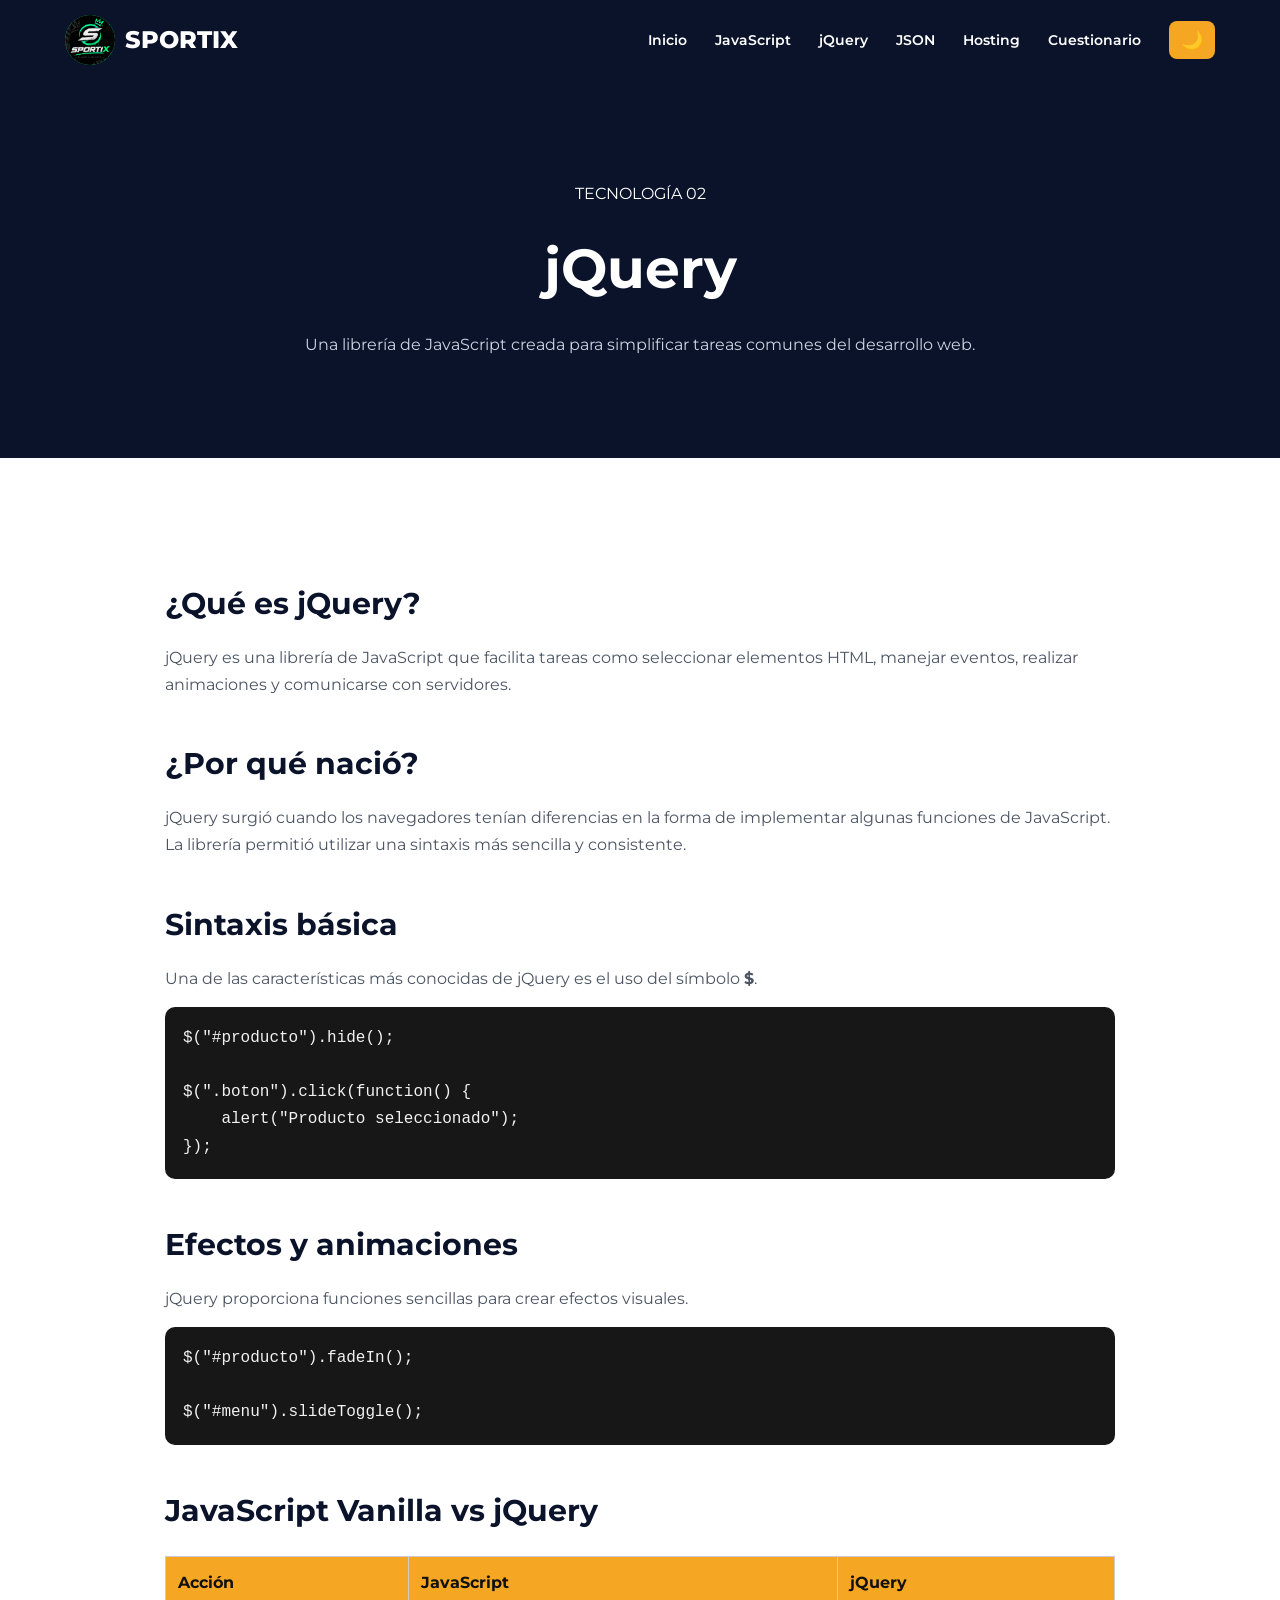
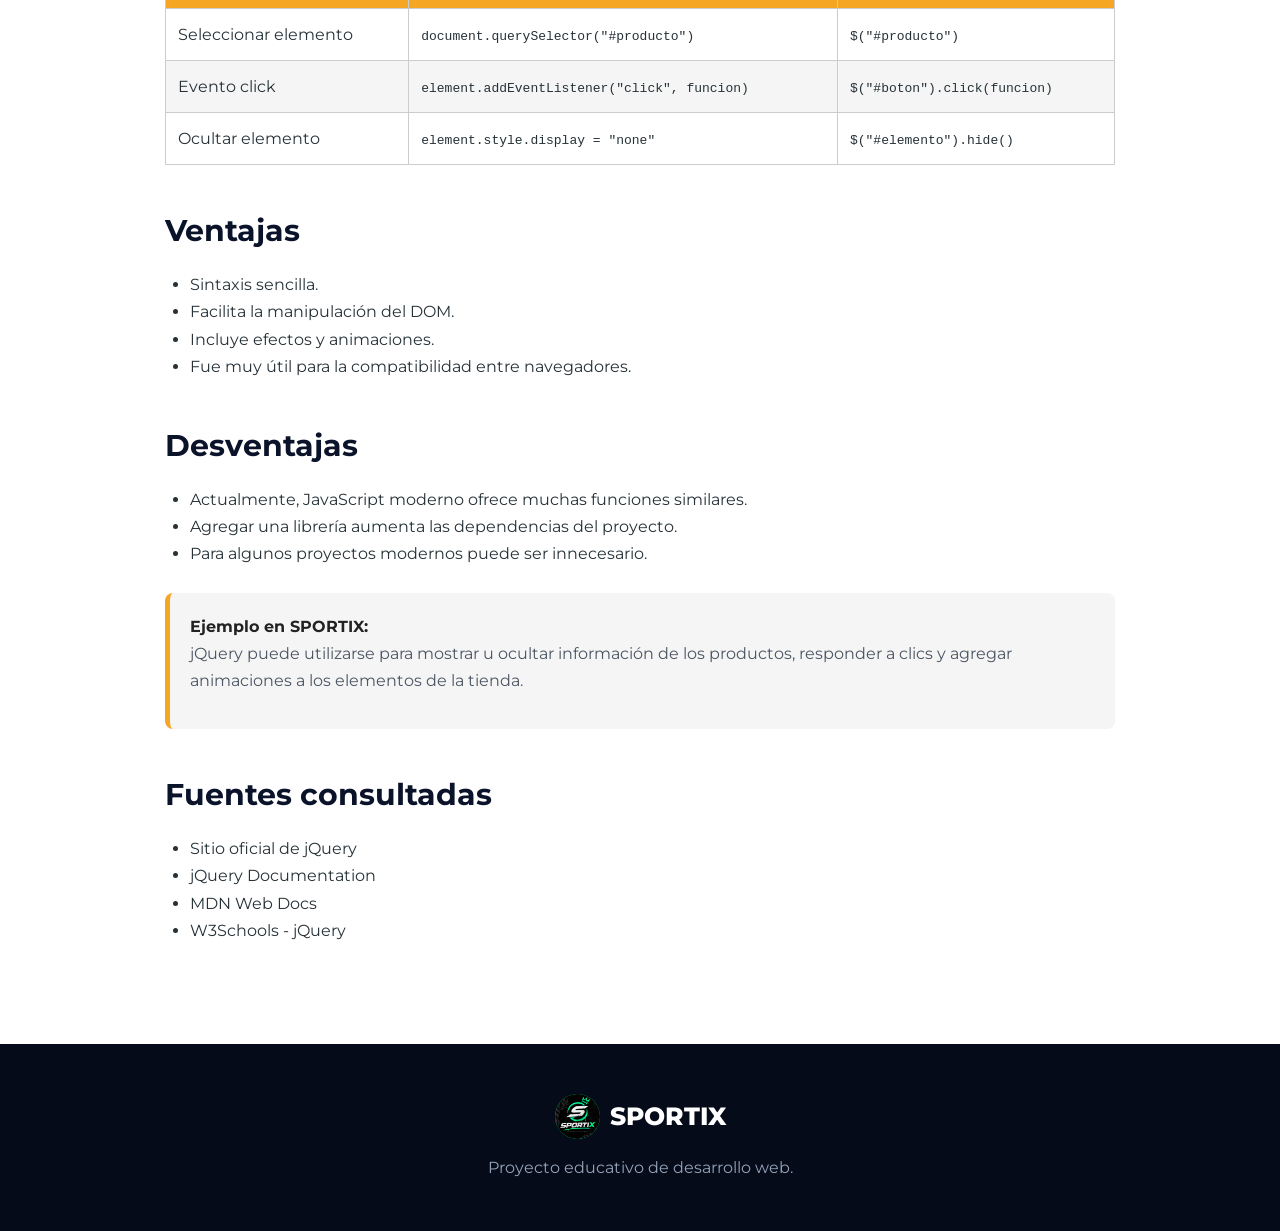
<file: jquery.html>
<!DOCTYPE html>
<html lang="es">

<head>

    <meta charset="UTF-8">
    <meta name="viewport" content="width=device-width, initial-scale=1.0">

    <title>jQuery | SPORTIX</title>

    <link rel="stylesheet" href="style.css">

    <style>
        /* LOGO */
        .logo-icon {
            width: 45px;
            height: 45px;
            object-fit: contain;
            border-radius: 50%;
            display: inline-block;
            vertical-align: middle;
        }

        .logo,
        .footer-logo {
            display: flex;
            align-items: center;
            gap: 10px;
        }

        /* BOTÓN DE TEMA */
        .theme-toggle {
            cursor: pointer;
            border: none;
            border-radius: 8px;
            padding: 8px 12px;
            font-size: 18px;
            background: #f5a623;
            color: #111;
        }

        .tema-contenedor {
            display: flex;
            align-items: center;
            gap: 10px;
        }

        /* TABLA COMPARATIVA */
        .compare-table {
            width: 100%;
            border-collapse: collapse;
            margin: 20px 0;
        }

        .compare-table th,
        .compare-table td {
            border: 1px solid #ccc;
            padding: 12px;
            text-align: left;
        }

        .compare-table th {
            background: #f5a623;
            color: #111;
        }

        /* BLOQUES DE CÓDIGO */
        .code-box {
            background: #171717;
            color: #f1f1f1;
            padding: 18px;
            border-radius: 10px;
            overflow-x: auto;
            margin: 15px 0 25px;
        }

        .code-box pre {
            margin: 0;
            white-space: pre-wrap;
            overflow-wrap: anywhere;
        }

        /* TARJETA INFORMATIVA */
        .info-card {
            padding: 20px;
            margin: 25px 0;
            border-left: 5px solid #f5a623;
            border-radius: 8px;
            background: #f5f5f5;
            color: #222;
        }

        /* MODO OSCURO */
        body.dark-mode {
            background-color: #121212;
            color: #f1f1f1;
        }

        body.dark-mode .content,
        body.dark-mode .page-hero {
            color: #f1f1f1;
        }

        body.dark-mode .info-card {
            background: #252525;
            color: #f1f1f1;
        }

        body.dark-mode .compare-table td {
            background: #222;
            color: #f1f1f1;
            border-color: #555;
        }

        body.dark-mode .compare-table th {
            background: #f5a623;
            color: #111;
        }

        body.dark-mode .code-box {
            background: #080808;
        }

        body.dark-mode .navbar,
        body.dark-mode footer {
            background-color: #111;
            color: #f1f1f1;
        }

        body.dark-mode a {
            color: #f5a623;
        }

        @media (max-width: 700px) {
            .logo-icon {
                width: 38px;
                height: 38px;
            }

            .compare-table th,
            .compare-table td {
                padding: 8px;
                font-size: 14px;
            }
        }
    </style>

</head>

<body>

    <!-- MENÚ DE NAVEGACIÓN -->
    <header>

        <nav class="navbar">

            <a href="index.html" class="logo">
                <img
                    src="imagenes/Emblema Sportix urbano con graffiti verde neon.png"
                    alt="Logo SPORTIX"
                    class="logo-icon">
                SPORTIX
            </a>

            <ul class="nav-links">

                <li><a href="index.html">Inicio</a></li>

                <li><a href="javascript.html">JavaScript</a></li>

                <li><a href="jquery.html">jQuery</a></li>

                <li><a href="json.html">JSON</a></li>

                <li><a href="hosting.html">Hosting</a></li>

                <li><a href="cuestionario.html">Cuestionario</a></li>

                <li class="tema-contenedor">
                    <button
                        id="themeToggle"
                        class="theme-toggle"
                        type="button"
                        onclick="cambiarTema()"
                        aria-label="Cambiar tema"
                        title="Cambiar entre modo claro y oscuro">
                        🌙
                    </button>
                </li>

            </ul>

        </nav>

    </header>


    <!-- PRESENTACIÓN -->
    <section class="page-hero">

        <span>TECNOLOGÍA 02</span>

        <h1>jQuery</h1>

        <p>
            Una librería de JavaScript creada para simplificar
            tareas comunes del desarrollo web.
        </p>

    </section>


    <!-- CONTENIDO PRINCIPAL -->
    <main class="content">

        <h2>¿Qué es jQuery?</h2>

        <p>
            jQuery es una librería de JavaScript que facilita tareas
            como seleccionar elementos HTML, manejar eventos, realizar
            animaciones y comunicarse con servidores.
        </p>


        <h2>¿Por qué nació?</h2>

        <p>
            jQuery surgió cuando los navegadores tenían diferencias
            en la forma de implementar algunas funciones de JavaScript.
            La librería permitió utilizar una sintaxis más sencilla
            y consistente.
        </p>


        <h2>Sintaxis básica</h2>

        <p>
            Una de las características más conocidas de jQuery
            es el uso del símbolo <strong>$</strong>.
        </p>

        <div class="code-box">
            <pre><code>$("#producto").hide();

$(".boton").click(function() {
    alert("Producto seleccionado");
});</code></pre>
        </div>


        <h2>Efectos y animaciones</h2>

        <p>
            jQuery proporciona funciones sencillas para crear
            efectos visuales.
        </p>

        <div class="code-box">
            <pre><code>$("#producto").fadeIn();

$("#menu").slideToggle();</code></pre>
        </div>


        <h2>JavaScript Vanilla vs jQuery</h2>

        <table class="compare-table">

            <thead>
                <tr>
                    <th>Acción</th>
                    <th>JavaScript</th>
                    <th>jQuery</th>
                </tr>
            </thead>

            <tbody>
                <tr>
                    <td>Seleccionar elemento</td>
                    <td><code>document.querySelector("#producto")</code></td>
                    <td><code>$("#producto")</code></td>
                </tr>

                <tr>
                    <td>Evento click</td>
                    <td><code>element.addEventListener("click", funcion)</code></td>
                    <td><code>$("#boton").click(funcion)</code></td>
                </tr>

                <tr>
                    <td>Ocultar elemento</td>
                    <td><code>element.style.display = "none"</code></td>
                    <td><code>$("#elemento").hide()</code></td>
                </tr>
            </tbody>

        </table>


        <h2>Ventajas</h2>

        <ul>
            <li>Sintaxis sencilla.</li>
            <li>Facilita la manipulación del DOM.</li>
            <li>Incluye efectos y animaciones.</li>
            <li>Fue muy útil para la compatibilidad entre navegadores.</li>
        </ul>


        <h2>Desventajas</h2>

        <ul>
            <li>
                Actualmente, JavaScript moderno ofrece muchas
                funciones similares.
            </li>

            <li>
                Agregar una librería aumenta las dependencias
                del proyecto.
            </li>

            <li>
                Para algunos proyectos modernos puede ser innecesario.
            </li>
        </ul>


        <div class="info-card">

            <strong>Ejemplo en SPORTIX:</strong>

            <p>
                jQuery puede utilizarse para mostrar u ocultar
                información de los productos, responder a clics
                y agregar animaciones a los elementos de la tienda.
            </p>

        </div>


        <h2>Fuentes consultadas</h2>

        <ul>

            <li>
                <a
                    href="https://jquery.com/"
                    target="_blank"
                    rel="noopener noreferrer">
                    Sitio oficial de jQuery
                </a>
            </li>

            <li>
                <a
                    href="https://api.jquery.com/"
                    target="_blank"
                    rel="noopener noreferrer">
                    jQuery Documentation
                </a>
            </li>

            <li>
                <a
                    href="https://developer.mozilla.org/es/docs/Web/JavaScript"
                    target="_blank"
                    rel="noopener noreferrer">
                    MDN Web Docs
                </a>
            </li>

            <li>
                <a
                    href="https://www.w3schools.com/jquery/"
                    target="_blank"
                    rel="noopener noreferrer">
                    W3Schools - jQuery
                </a>
            </li>

        </ul>

    </main>


    <!-- PIE DE PÁGINA -->
    <footer>

        <div class="footer-logo">

            <img
                src="imagenes/Emblema Sportix urbano con graffiti verde neon.png"
                alt="Logo SPORTIX"
                class="logo-icon">

            SPORTIX

        </div>

        <p>
            Proyecto educativo de desarrollo web.
        </p>

    </footer>


    <!-- CAMBIAR ENTRE MODO CLARO Y OSCURO -->
    <script>
        function cambiarTema() {

            document.body.classList.toggle("dark-mode");

            const boton = document.getElementById("themeToggle");

            if (document.body.classList.contains("dark-mode")) {
                boton.textContent = "☀️";
            } else {
                boton.textContent = "🌙";
            }

        }
    </script>

</body>

</html>
</file>
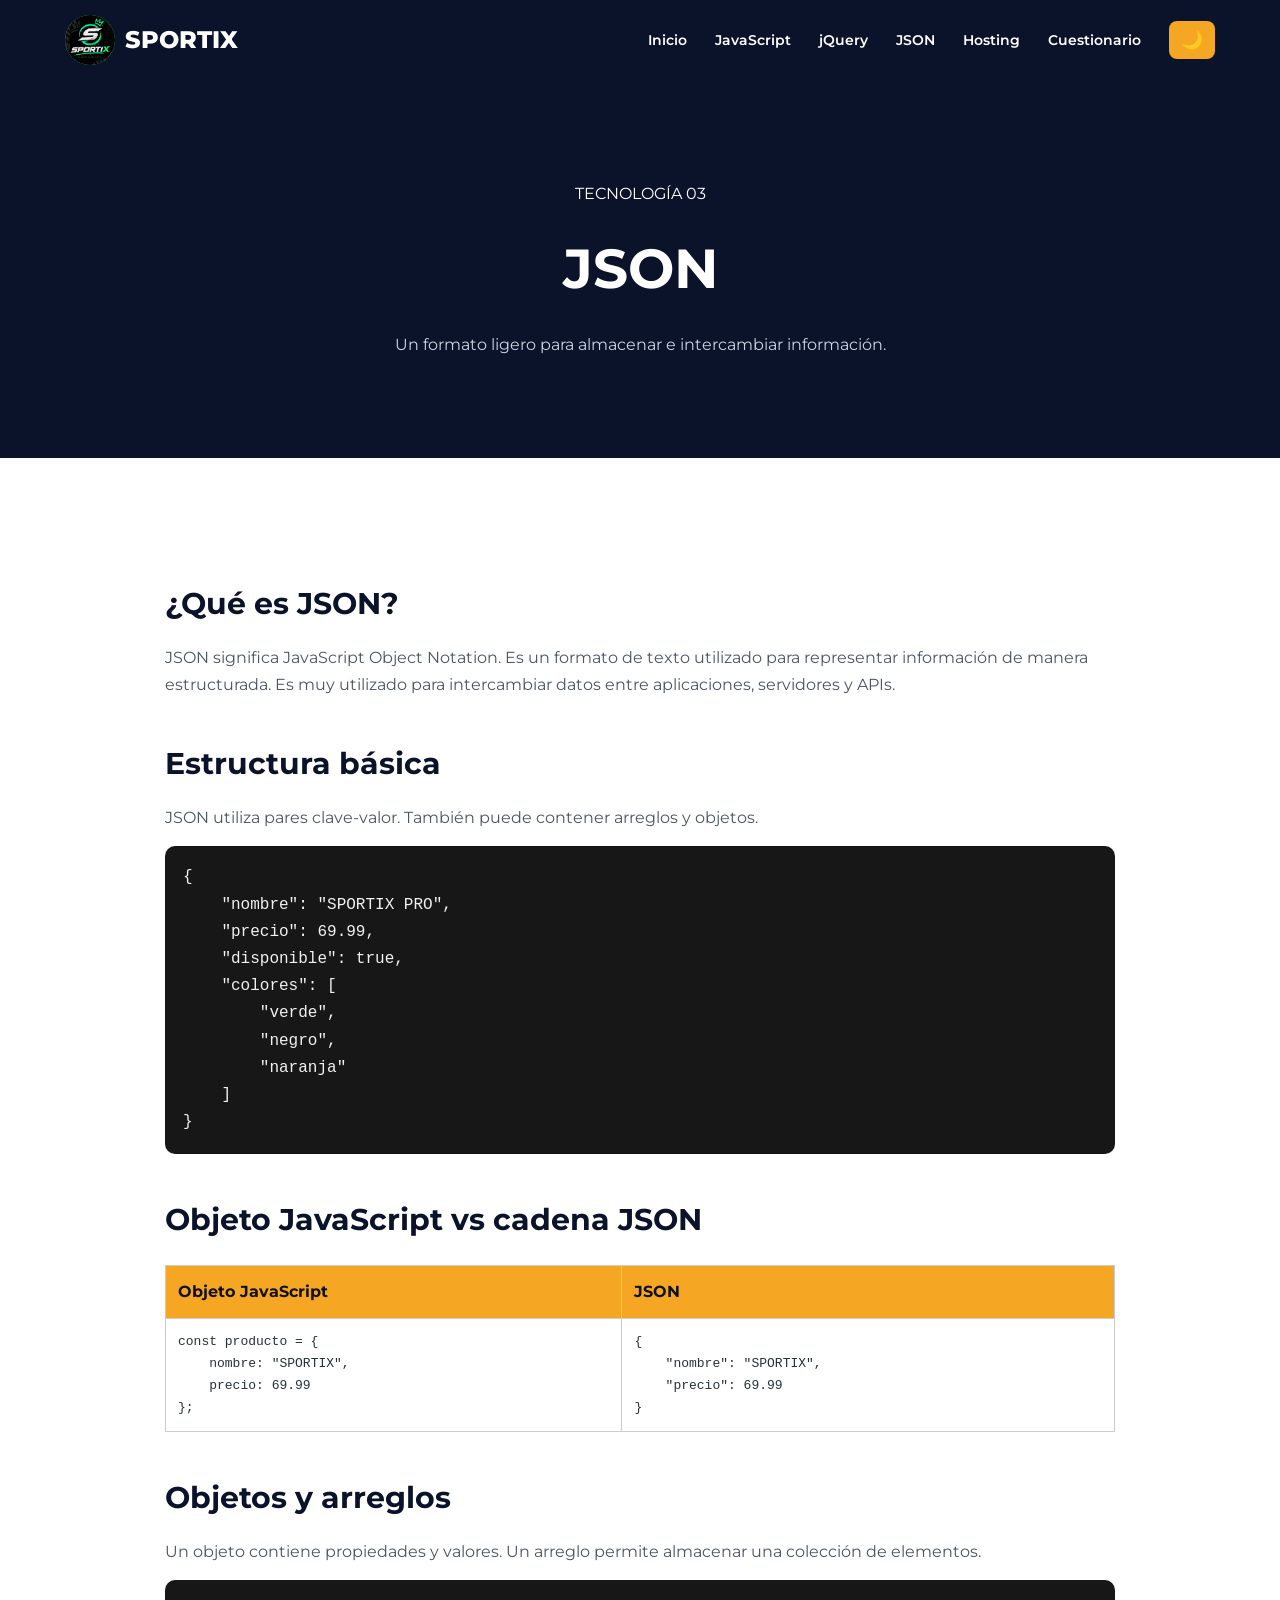
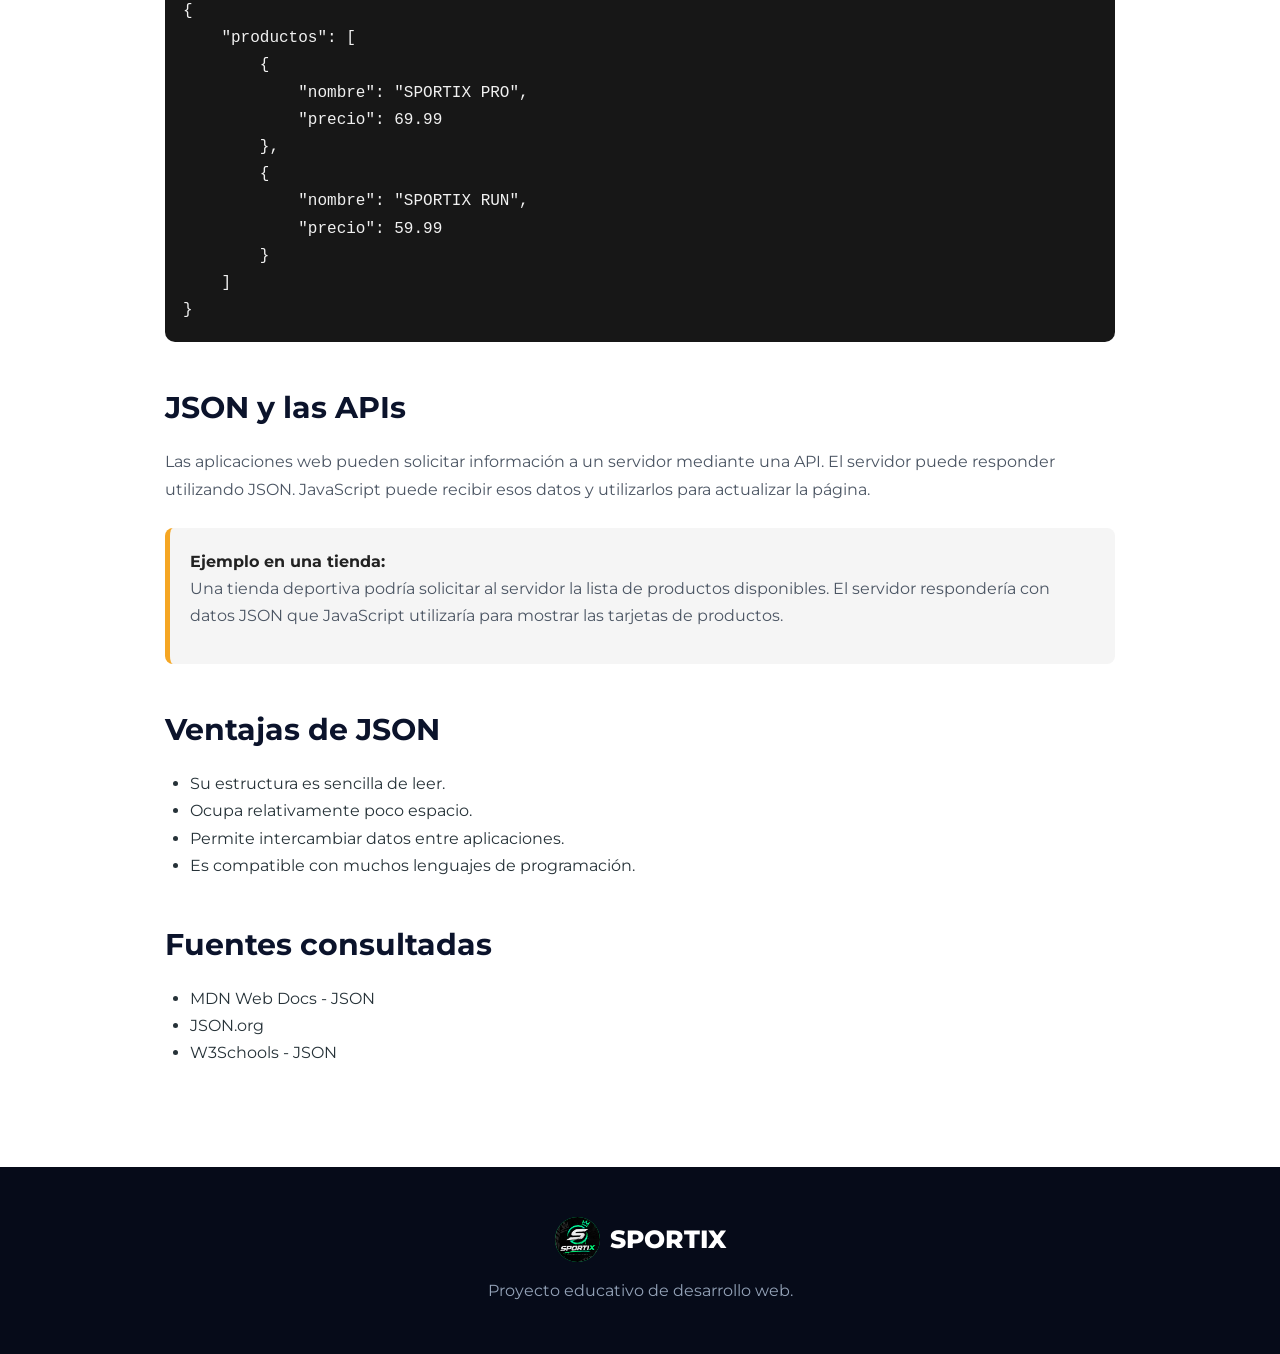
<file: json.html>
<!DOCTYPE html>
<html lang="es">

<head>

    <meta charset="UTF-8">
    <meta name="viewport" content="width=device-width, initial-scale=1.0">

    <title>JSON | SPORTIX</title>

    <link rel="stylesheet" href="style.css">

    <style>
        /* LOGO */
        .logo-icon {
            width: 45px;
            height: 45px;
            object-fit: contain;
            border-radius: 50%;
            display: inline-block;
            vertical-align: middle;
        }

        .logo,
        .footer-logo {
            display: flex;
            align-items: center;
            gap: 10px;
        }

        /* BOTÓN DE TEMA */
        .theme-toggle {
            cursor: pointer;
            border: none;
            border-radius: 8px;
            padding: 8px 12px;
            font-size: 18px;
            background: #f5a623;
            color: #111;
        }

        .tema-contenedor {
            display: flex;
            align-items: center;
            gap: 10px;
        }

        /* TABLA COMPARATIVA */
        .compare-table {
            width: 100%;
            border-collapse: collapse;
            margin: 20px 0;
        }

        .compare-table th,
        .compare-table td {
            border: 1px solid #ccc;
            padding: 12px;
            text-align: left;
            vertical-align: top;
        }

        .compare-table th {
            background: #f5a623;
            color: #111;
        }

        /* BLOQUES DE CÓDIGO */
        .code-box {
            background: #171717;
            color: #f1f1f1;
            padding: 18px;
            border-radius: 10px;
            overflow-x: auto;
            margin: 15px 0 25px;
        }

        .code-box pre {
            margin: 0;
            white-space: pre-wrap;
            overflow-wrap: anywhere;
        }

        .compare-table pre {
            white-space: pre-wrap;
            overflow-wrap: anywhere;
        }

        /* TARJETA INFORMATIVA */
        .info-card {
            padding: 20px;
            margin: 25px 0;
            border-left: 5px solid #f5a623;
            border-radius: 8px;
            background: #f5f5f5;
            color: #222;
        }

        /* MODO OSCURO */
        body.dark-mode {
            background-color: #121212;
            color: #f1f1f1;
        }

        body.dark-mode .content,
        body.dark-mode .page-hero {
            color: #f1f1f1;
        }

        body.dark-mode .info-card {
            background: #252525;
            color: #f1f1f1;
        }

        body.dark-mode .compare-table td {
            background: #222;
            color: #f1f1f1;
            border-color: #555;
        }

        body.dark-mode .compare-table th {
            background: #f5a623;
            color: #111;
        }

        body.dark-mode .navbar,
        body.dark-mode footer {
            background-color: #111;
            color: #f1f1f1;
        }

        body.dark-mode .code-box {
            background: #080808;
        }

        body.dark-mode a {
            color: #f5a623;
        }

        @media (max-width: 700px) {
            .logo-icon {
                width: 38px;
                height: 38px;
            }

            .compare-table th,
            .compare-table td {
                padding: 8px;
                font-size: 14px;
            }
        }
    </style>

</head>

<body>

    <!-- MENÚ DE NAVEGACIÓN -->
    <header>

        <nav class="navbar">

            <a href="index.html" class="logo">

                <img
                    src="imagenes/Emblema Sportix urbano con graffiti verde neon.png"
                    alt="Logo SPORTIX"
                    class="logo-icon">

                SPORTIX

            </a>

            <ul class="nav-links">

                <li>
                    <a href="index.html">Inicio</a>
                </li>

                <li>
                    <a href="javascript.html">JavaScript</a>
                </li>

                <li>
                    <a href="jquery.html">jQuery</a>
                </li>

                <li>
                    <a href="json.html">JSON</a>
                </li>

                <li>
                    <a href="hosting.html">Hosting</a>
                </li>

                <li>
                    <a href="cuestionario.html">Cuestionario</a>
                </li>

                <li class="tema-contenedor">

                    <button
                        id="themeToggle"
                        class="theme-toggle"
                        type="button"
                        onclick="cambiarTema()"
                        aria-label="Cambiar tema"
                        title="Cambiar entre modo claro y oscuro">

                        🌙

                    </button>

                </li>

            </ul>

        </nav>

    </header>


    <!-- PRESENTACIÓN -->
    <section class="page-hero">

        <span>TECNOLOGÍA 03</span>

        <h1>JSON</h1>

        <p>
            Un formato ligero para almacenar e intercambiar información.
        </p>

    </section>


    <!-- CONTENIDO PRINCIPAL -->
    <main class="content">

        <h2>¿Qué es JSON?</h2>

        <p>
            JSON significa JavaScript Object Notation. Es un formato de texto
            utilizado para representar información de manera estructurada.
            Es muy utilizado para intercambiar datos entre aplicaciones,
            servidores y APIs.
        </p>


        <h2>Estructura básica</h2>

        <p>
            JSON utiliza pares clave-valor. También puede contener
            arreglos y objetos.
        </p>

        <div class="code-box">

            <pre><code>{
    "nombre": "SPORTIX PRO",
    "precio": 69.99,
    "disponible": true,
    "colores": [
        "verde",
        "negro",
        "naranja"
    ]
}</code></pre>

        </div>


        <h2>Objeto JavaScript vs cadena JSON</h2>

        <table class="compare-table">

            <thead>
                <tr>
                    <th>Objeto JavaScript</th>
                    <th>JSON</th>
                </tr>
            </thead>

            <tbody>
                <tr>

                    <td>
                        <pre><code>const producto = {
    nombre: "SPORTIX",
    precio: 69.99
};</code></pre>
                    </td>

                    <td>
                        <pre><code>{
    "nombre": "SPORTIX",
    "precio": 69.99
}</code></pre>
                    </td>

                </tr>
            </tbody>

        </table>


        <h2>Objetos y arreglos</h2>

        <p>
            Un objeto contiene propiedades y valores. Un arreglo permite
            almacenar una colección de elementos.
        </p>

        <div class="code-box">

            <pre><code>{
    "productos": [
        {
            "nombre": "SPORTIX PRO",
            "precio": 69.99
        },
        {
            "nombre": "SPORTIX RUN",
            "precio": 59.99
        }
    ]
}</code></pre>

        </div>


        <h2>JSON y las APIs</h2>

        <p>
            Las aplicaciones web pueden solicitar información a un servidor
            mediante una API. El servidor puede responder utilizando JSON.
            JavaScript puede recibir esos datos y utilizarlos para actualizar
            la página.
        </p>


        <div class="info-card">

            <strong>Ejemplo en una tienda:</strong>

            <p>
                Una tienda deportiva podría solicitar al servidor la lista
                de productos disponibles. El servidor respondería con datos
                JSON que JavaScript utilizaría para mostrar las tarjetas
                de productos.
            </p>

        </div>


        <h2>Ventajas de JSON</h2>

        <ul>
            <li>Su estructura es sencilla de leer.</li>
            <li>Ocupa relativamente poco espacio.</li>
            <li>Permite intercambiar datos entre aplicaciones.</li>
            <li>Es compatible con muchos lenguajes de programación.</li>
        </ul>


        <h2>Fuentes consultadas</h2>

        <ul>

            <li>
                <a
                    href="https://developer.mozilla.org/es/docs/Learn_web_development/Core/Scripting/JSON"
                    target="_blank"
                    rel="noopener noreferrer">
                    MDN Web Docs - JSON
                </a>
            </li>

            <li>
                <a
                    href="https://www.json.org/json-es.html"
                    target="_blank"
                    rel="noopener noreferrer">
                    JSON.org
                </a>
            </li>

            <li>
                <a
                    href="https://www.w3schools.com/js/js_json_intro.asp"
                    target="_blank"
                    rel="noopener noreferrer">
                    W3Schools - JSON
                </a>
            </li>

        </ul>

    </main>


    <!-- PIE DE PÁGINA -->
    <footer>

        <div class="footer-logo">

            <img
                src="imagenes/Emblema Sportix urbano con graffiti verde neon.png"
                alt="Logo SPORTIX"
                class="logo-icon">

            SPORTIX

        </div>

        <p>
            Proyecto educativo de desarrollo web.
        </p>

    </footer>


    <!-- CAMBIAR ENTRE MODO CLARO Y OSCURO -->
    <script>

        function cambiarTema() {

            document.body.classList.toggle("dark-mode");

            const boton = document.getElementById("themeToggle");

            if (document.body.classList.contains("dark-mode")) {
                boton.textContent = "☀️";
            } else {
                boton.textContent = "🌙";
            }

        }

    </script>

</body>

</html>
</file>
<file: style.css>
@import url('https://fonts.googleapis.com/css2?family=Montserrat:wght@400;500;600;700;800&display=swap');

:root {
    --dark: #0B132B;
    --dark2: #151F3A;
    --green: #00E676;
    --orange: #FF6B00;
    --white: #FFFFFF;
    --gray: #F4F6F8;
    --text: #263238;
    --muted: #6B7280;
}

* {
    margin: 0;
    padding: 0;
    box-sizing: border-box;
}

html {
    scroll-behavior: smooth;
}

body {
    font-family: 'Montserrat', sans-serif;
    color: var(--text);
    background: white;
    line-height: 1.7;
    transition: background-color 0.3s, color 0.3s;
}

a {
    text-decoration: none;
    color: inherit;
}

/* ================================
   NAVBAR
================================ */

header {
    background: var(--dark);
    color: white;
    position: sticky;
    top: 0;
    z-index: 1000;
}

.navbar {
    max-width: 1200px;
    margin: auto;
    min-height: 80px;
    padding: 0 25px;
    display: flex;
    align-items: center;
    justify-content: space-between;
}

.logo {
    display: flex;
    align-items: center;
    gap: 10px;
    color: white;
    font-size: 24px;
    font-weight: 800;
}

.logo img {
    width: 50px;
    height: 50px;
    object-fit: contain;
    border-radius: 50%;
}

.logo-icon {
    width: 42px;
    height: 42px;
    display: flex;
    align-items: center;
    justify-content: center;
    border-radius: 50%;
    background: var(--green);
    color: var(--dark);
    font-weight: 800;
}

.nav-links {
    list-style: none;
    display: flex;
    align-items: center;
    gap: 28px;
}

.nav-links a {
    color: white;
    font-size: 14px;
    font-weight: 600;
    transition: .3s;
}

.nav-links a:hover {
    color: var(--green);
}

.menu-btn {
    display: none;
    background: none;
    border: none;
    color: white;
    font-size: 25px;
    cursor: pointer;
}

/* DROPDOWN */

.dropdown {
    position: relative;
}

.dropdown-menu {
    display: none;
    position: absolute;
    top: 30px;
    left: 0;
    width: 210px;
    padding: 15px;
    background: var(--dark);
    list-style: none;
    border-radius: 8px;
    box-shadow: 0 10px 30px rgba(0,0,0,.3);
}

.dropdown:hover .dropdown-menu {
    display: block;
}

.dropdown-menu li {
    padding: 8px;
}

/* ================================
   HERO
================================ */

.hero {
    min-height: 680px;
    background:
        linear-gradient(
            110deg,
            rgba(11,19,43,.98),
            rgba(11,19,43,.80)
        );
    color: white;
    display: grid;
    grid-template-columns: 1.1fr .9fr;
    align-items: center;
    gap: 40px;
    padding: 70px max(25px, calc((100% - 1200px)/2));
}

.badge {
    color: var(--green);
    font-size: 12px;
    font-weight: 800;
    letter-spacing: 2px;
}

.hero h1 {
    font-size: clamp(45px, 6vw, 78px);
    line-height: 1.05;
    margin: 25px 0;
}

.hero h1 span {
    color: var(--green);
}

.hero p {
    max-width: 600px;
    color: #CBD5E1;
    font-size: 17px;
}

.hero-buttons {
    margin-top: 35px;
    display: flex;
    gap: 15px;
    flex-wrap: wrap;
}

.btn {
    border: none;
    padding: 14px 24px;
    border-radius: 7px;
    font-weight: 800;
    cursor: pointer;
    display: inline-flex;
    gap: 10px;
    align-items: center;
    justify-content: center;
    transition: .3s;
}

.btn-primary {
    background: var(--green);
    color: var(--dark);
}

.btn-primary:hover {
    background: #00c968;
    transform: translateY(-3px);
}

.btn-secondary {
    border: 1px solid #60708E;
    color: white;
}

.btn-secondary:hover {
    border-color: var(--green);
    color: var(--green);
}

/* PRODUCTO HERO */

.hero-product {
    display: flex;
    justify-content: center;
    align-items: center;
    position: relative;
}

.product-circle {
    width: 360px;
    height: 360px;
    border-radius: 50%;
    background:
        linear-gradient(
            135deg,
            var(--green),
            #00A957
        );
    display: flex;
    justify-content: center;
    align-items: center;
    box-shadow:
        0 30px 70px rgba(0,230,118,.25);
}

.product-circle i {
    font-size: 170px;
    color: var(--dark);
}

.floating-card {
    position: absolute;
    right: 0;
    bottom: 20px;
    background: white;
    color: var(--dark);
    padding: 18px;
    border-radius: 12px;
    display: flex;
    align-items: center;
    gap: 12px;
    box-shadow:
        0 15px 40px rgba(0,0,0,.3);
}

.floating-card i {
    color: var(--orange);
}

.floating-card small {
    display: block;
    color: var(--muted);
}

/* ================================
   SECCIONES
================================ */

.section {
    max-width: 1200px;
    margin: auto;
    padding: 100px 25px;
}

.section-title {
    text-align: center;
    margin-bottom: 60px;
}

.section-title > span {
    color: var(--green);
    font-size: 12px;
    font-weight: 800;
    letter-spacing: 2px;
}

.section-title h2 {
    font-size: 42px;
    color: var(--dark);
    margin: 12px 0;
}

.section-title p {
    max-width: 650px;
    margin: auto;
    color: var(--muted);
}

/* ================================
   PRODUCTO
================================ */

.product-section {
    display: grid;
    grid-template-columns: 1fr 1fr;
    gap: 70px;
    align-items: center;
}

.product-image {
    height: 500px;
    background: var(--gray);
    border-radius: 25px;
    display: flex;
    align-items: center;
    justify-content: center;
}

.shoe-icon {
    width: 280px;
    height: 280px;
    border-radius: 50%;
    background: var(--green);
    display: flex;
    justify-content: center;
    align-items: center;
}

.shoe-icon i {
    font-size: 120px;
    color: var(--dark);
}

.product-tag {
    color: var(--green);
    font-size: 12px;
    font-weight: 800;
    letter-spacing: 2px;
}

.product-info h2 {
    font-size: 38px;
    margin: 15px 0;
    color: var(--dark);
}

.product-info p {
    color: var(--muted);
}

.features {
    list-style: none;
    margin: 25px 0;
}

.features li {
    margin: 10px 0;
}

.features i {
    color: var(--green);
    margin-right: 10px;
}

.price {
    font-size: 36px;
    font-weight: 800;
    color: var(--dark);
    margin: 20px 0;
}

/* ================================
   PUBLICO
================================ */

.dark-section {
    background: var(--dark);
    color: white;
    padding: 100px max(25px, calc((100% - 1200px)/2));
}

.light h2 {
    color: white;
}

.light p {
    color: #CBD5E1;
}

.audience-grid {
    display: grid;
    grid-template-columns: repeat(3, 1fr);
    gap: 25px;
}

.audience-card {
    background: var(--dark2);
    padding: 35px;
    border-radius: 15px;
    transition: .3s;
}

.audience-card:hover {
    transform: translateY(-8px);
    border: 1px solid var(--green);
}

.audience-card i {
    font-size: 40px;
    color: var(--green);
}

.audience-card h3 {
    margin: 15px 0;
}

.audience-card p {
    color: #CBD5E1;
}

/* ================================
   MARCA
================================ */

.brand-grid {
    display: grid;
    grid-template-columns: 1fr 1fr;
    gap: 30px;
}

.brand-card {
    background: var(--gray);
    padding: 40px;
    border-radius: 15px;
}

.brand-logo {
    width: 100px;
    height: 100px;
    background: var(--green);
    color: var(--dark);
    border-radius: 50%;
    display: flex;
    justify-content: center;
    align-items: center;
    font-size: 60px;
    font-weight: 800;
    margin-bottom: 25px;
}

.colors {
    display: flex;
    gap: 20px;
    margin-bottom: 25px;
}

.color span {
    display: block;
    width: 60px;
    height: 60px;
    border-radius: 10px;
    margin-bottom: 8px;
}

.color strong {
    font-size: 11px;
}

/* ================================
   PROPUESTA DE VALOR
================================ */

.value-section {
    background: var(--green);
    padding: 80px max(25px, calc((100% - 1200px)/2));
    display: flex;
    justify-content: space-between;
    align-items: center;
    gap: 40px;
}

.value-section span {
    font-size: 12px;
    font-weight: 800;
    letter-spacing: 2px;
}

.value-section h2 {
    color: var(--dark);
    font-size: 45px;
    max-width: 650px;
    line-height: 1.1;
    margin: 10px 0;
}

.value-section p {
    max-width: 650px;
}

.value-number {
    text-align: center;
}

.value-number strong {
    font-size: 70px;
    display: block;
    color: var(--dark);
}

/* ================================
   TECNOLOGIAS
================================ */

.tech-grid {
    display: grid;
    grid-template-columns: repeat(4, 1fr);
    gap: 20px;
}

.tech-card {
    border: 1px solid #E5E7EB;
    padding: 30px;
    border-radius: 12px;
    transition: .3s;
}

.tech-card:hover {
    transform: translateY(-7px);
    box-shadow:
        0 15px 40px rgba(0,0,0,.1);
}

.tech-card i {
    font-size: 40px;
    color: var(--green);
}

.tech-card h3 {
    margin: 15px 0;
    color: var(--dark);
}

.tech-card p {
    color: var(--muted);
    font-size: 14px;
}

.tech-card span {
    display: block;
    margin-top: 20px;
    color: var(--orange);
    font-weight: 700;
}

/* ================================
   BANNER
================================ */

.quiz-banner {
    background: var(--orange);
    color: white;
    padding: 70px max(25px, calc((100% - 1200px)/2));
    display: flex;
    justify-content: space-between;
    align-items: center;
    gap: 30px;
}

.quiz-banner h2 {
    font-size: 40px;
}

.btn-light {
    background: white;
    color: var(--dark);
}

/* ================================
   PAGINAS EDUCATIVAS
================================ */

.page-hero {
    background: var(--dark);
    color: white;
    padding: 100px 25px;
    text-align: center;
}

.page-hero h1 {
    font-size: 55px;
    margin: 15px 0;
}

.page-hero p {
    max-width: 700px;
    margin: auto;
    color: #CBD5E1;
}

.content {
    max-width: 1000px;
    margin: auto;
    padding: 80px 25px;
}

.content h2 {
    color: var(--dark);
    margin: 40px 0 15px;
    font-size: 30px;
}

.content h3 {
    margin: 25px 0 10px;
    color: var(--dark);
}

.content p {
    color: #4B5563;
    margin-bottom: 15px;
}

.content ul,
.content ol {
    margin-left: 25px;
    margin-bottom: 20px;
}

/* CODIGO */

.code-box {
    background: #111827;
    color: #E5E7EB;
    padding: 25px;
    border-radius: 10px;
    overflow-x: auto;
    margin: 25px 0;
}

.code-box code {
    font-family: Consolas, monospace;
    line-height: 1.7;
}

.info-card {
    background: var(--gray);
    padding: 30px;
    border-left: 5px solid var(--green);
    margin: 30px 0;
    border-radius: 5px;
}

/* TABLAS */

.compare-table {
    width: 100%;
    border-collapse: collapse;
    margin: 30px 0;
}

.compare-table th,
.compare-table td {
    padding: 15px;
    border: 1px solid #ddd;
    text-align: left;
}

.compare-table th {
    background: var(--dark);
    color: white;
}

.compare-table tr:nth-child(even) {
    background: #f5f5f5;
}

/* ================================
   DIAGRAMA DNS
================================ */

.flow {
    display: flex;
    align-items: center;
    justify-content: center;
    flex-wrap: wrap;
    gap: 10px;
    margin: 40px 0;
}

.flow-box {
    background: var(--dark);
    color: white;
    padding: 20px;
    border-radius: 10px;
    text-align: center;
}

.flow-box i {
    color: var(--green);
    font-size: 25px;
    display: block;
    margin-bottom: 10px;
}

.flow-arrow {
    color: var(--orange);
    font-size: 25px;
}

/* ================================
   CUESTIONARIO
================================ */

.quiz-container {
    max-width: 850px;
    margin: auto;
    padding: 70px 25px;
}

.question {
    background: var(--gray);
    padding: 30px;
    margin-bottom: 25px;
    border-radius: 12px;
}

.question h3 {
    margin-bottom: 20px;
}

.option {
    display: block;
    background: white;
    padding: 13px;
    margin: 8px 0;
    border-radius: 7px;
    cursor: pointer;
    border: 1px solid #ddd;
}

.option:hover {
    border-color: var(--green);
}

.option input {
    margin-right: 10px;
}

#resultado {
    display: none;
    margin-top: 30px;
    padding: 25px;
    border-radius: 10px;
    background: var(--dark);
    color: white;
    text-align: center;
}

#resultado h2 {
    color: var(--green);
}

/* ================================
   FOOTER
================================ */

footer {
    background: #060B19;
    color: #94A3B8;
    padding: 50px 25px;
    text-align: center;
}

.footer-logo {
    color: white;
    font-size: 25px;
    font-weight: 800;
    display: flex;
    justify-content: center;
    align-items: center;
    gap: 10px;
    margin-bottom: 15px;
}

/* ================================
   GRID DE PRODUCTOS
================================ */

.productos-grid {
    display: grid;
    grid-template-columns: repeat(2, 1fr);
    gap: 30px;
    max-width: 1100px;
    margin: 40px auto;
}

.producto-card {
    background: white;
    border-radius: 18px;
    overflow: hidden;
    box-shadow: 0 8px 25px rgba(0, 0, 0, 0.12);
    transition: transform 0.3s ease;
}

.producto-card:hover {
    transform: translateY(-8px);
}

.producto-card img {
    width: 100%;
    height: 280px;
    object-fit: contain;
    padding: 20px;
}

.producto-info {
    padding: 25px;
}

.producto-info span {
    color: var(--green);
    font-weight: 700;
}

.producto-info h3 {
    color: var(--dark);
    margin: 8px 0;
}

.producto-info p {
    color: var(--muted);
    line-height: 1.5;
}

.producto-info h4 {
    color: var(--orange);
    font-size: 24px;
    margin: 15px 0;
}

/* BOTON COMPRAR */

.btn-comprar {
    border: none;
    background: var(--green);
    color: var(--dark);
    padding: 11px 18px;
    border-radius: 7px;
    font-weight: 800;
    cursor: pointer;
    transition: .3s;
}

.btn-comprar:hover {
    transform: translateY(-2px);
    background: #00c968;
}

/* ================================
   BOTÓN MODO CLARO / OSCURO
================================ */

.theme-toggle {
    border: none;
    background: transparent;
    color: white;
    font-size: 22px;
    cursor: pointer;
    padding: 8px 12px;
    border-radius: 50%;
    transition: 0.3s;
}

.theme-toggle:hover {
    background: rgba(255, 255, 255, 0.15);
    transform: scale(1.1);
}

/* ================================
   MODO OSCURO
================================ */

body.dark-mode {
    background-color: #0b132b;
    color: #ffffff;
}

body.dark-mode h1,
body.dark-mode h2,
body.dark-mode h3,
body.dark-mode h4,
body.dark-mode p {
    color: #ffffff;
}

body.dark-mode .section {
    background-color: #0b132b;
}

body.dark-mode .producto-card,
body.dark-mode .product-section {
    background-color: #151f3a;
    color: white;
}

body.dark-mode .producto-info h3,
body.dark-mode .product-info h2 {
    color: white;
}

body.dark-mode .producto-info p,
body.dark-mode .product-info p {
    color: #cbd5e1;
}

body.dark-mode .section-title h2 {
    color: white;
}

body.dark-mode .section-title p {
    color: #cbd5e1;
}

body.dark-mode .tech-card {
    background-color: #151f3a;
    color: white;
}

body.dark-mode .tech-card h3 {
    color: white;
}

body.dark-mode .theme-toggle {
    color: #FFD54F;
}

/* ================================
   CONTACTANOS
================================ */

.contacto-section {
    max-width: 1200px;
    margin: auto;
    padding: 100px 25px;
}

.contacto-container {
    max-width: 1100px;
    margin: 40px auto 0;
    display: grid;
    grid-template-columns: 1fr 1.2fr;
    gap: 50px;
    align-items: start;
}

.contacto-info h3 {
    font-size: 30px;
    margin-bottom: 15px;
    color: var(--dark);
}

.contacto-info > p {
    color: var(--muted);
    line-height: 1.7;
    margin-bottom: 30px;
}

.contacto-item {
    display: flex;
    align-items: center;
    gap: 15px;
    margin-bottom: 22px;
}

.contacto-item i {
    width: 45px;
    height: 45px;
    border-radius: 50%;
    background: var(--green);
    color: var(--dark);
    display: flex;
    align-items: center;
    justify-content: center;
    font-size: 18px;
}

.contacto-item strong {
    color: var(--dark);
}

.contacto-item p {
    margin: 3px 0 0;
    color: var(--muted);
}

/* FORMULARIO */

.contacto-form {
    background: white;
    padding: 35px;
    border-radius: 18px;
    box-shadow: 0 10px 30px rgba(0, 0, 0, 0.08);
}

.form-group {
    margin-bottom: 20px;
}

.form-group label {
    display: block;
    margin-bottom: 8px;
    font-weight: 700;
    color: var(--dark);
}

.form-group input,
.form-group textarea {
    width: 100%;
    padding: 14px 16px;
    border: 1px solid #ddd;
    border-radius: 10px;
    outline: none;
    font-family: inherit;
    font-size: 15px;
    transition: 0.3s;
    box-sizing: border-box;
}

.form-group input:focus,
.form-group textarea:focus {
    border-color: var(--green);
    box-shadow: 0 0 0 3px rgba(0, 230, 118, 0.12);
}

.form-group textarea {
    resize: vertical;
}

.btn-enviar {
    width: 100%;
    padding: 14px;
    border: none;
    border-radius: 10px;
    background: var(--green);
    color: var(--dark);
    font-size: 16px;
    font-weight: 800;
    cursor: pointer;
    transition: 0.3s;
}

.btn-enviar:hover {
    transform: translateY(-2px);
    opacity: 0.9;
}

.mensaje-exito {
    text-align: center;
    font-weight: 700;
    margin-top: 15px;
}

/* MODO OSCURO - CONTACTO */

body.dark-mode .contacto-section {
    background-color: #0b132b;
}

body.dark-mode .contacto-info h3,
body.dark-mode .contacto-item strong {
    color: white;
}

body.dark-mode .contacto-info > p,
body.dark-mode .contacto-item p {
    color: #cbd5e1;
}

body.dark-mode .contacto-form {
    background-color: #151f3a;
}

body.dark-mode .form-group label {
    color: white;
}

body.dark-mode .form-group input,
body.dark-mode .form-group textarea {
    background-color: #0b132b;
    color: white;
    border-color: #34405f;
}

body.dark-mode .form-group input::placeholder,
body.dark-mode .form-group textarea::placeholder {
    color: #9ca3af;
}

/* ================================
   RESPONSIVE
================================ */

@media(max-width: 900px) {

    .menu-btn {
        display: block;
    }

    .nav-links {
        display: none;
        position: absolute;
        top: 80px;
        left: 0;
        width: 100%;
        background: var(--dark);
        flex-direction: column;
        padding: 25px;
    }

    .nav-links.active {
        display: flex;
    }

    .dropdown-menu {
        position: static;
        width: 100%;
    }

    .hero,
    .product-section,
    .brand-grid {
        grid-template-columns: 1fr;
    }

    .hero {
        text-align: center;
    }

    .hero p {
        margin: auto;
    }

    .hero-buttons {
        justify-content: center;
    }

    .audience-grid {
        grid-template-columns: 1fr;
    }

    .tech-grid {
        grid-template-columns: 1fr 1fr;
    }

    .value-section,
    .quiz-banner {
        flex-direction: column;
        text-align: center;
    }

    .product-circle {
        width: 280px;
        height: 280px;
    }

    .contacto-container {
        grid-template-columns: 1fr;
    }
}

@media(max-width: 768px) {

    .productos-grid {
        grid-template-columns: 1fr;
    }

    .contacto-container {
        grid-template-columns: 1fr;
        gap: 35px;
    }

    .contacto-form {
        padding: 25px;
    }
}

@media(max-width: 550px) {

    .tech-grid {
        grid-template-columns: 1fr;
    }

    .hero h1 {
        font-size: 45px;
    }

    .section-title h2 {
        font-size: 32px;
    }

    .product-image {
        height: 350px;
    }

    .colors {
        flex-wrap: wrap;
    }

    .contacto-section {
        padding: 70px 20px;
    }

    .contacto-form {
        padding: 20px;
    }

    .contacto-info h3 {
        font-size: 26px;
    }
}
</file>
